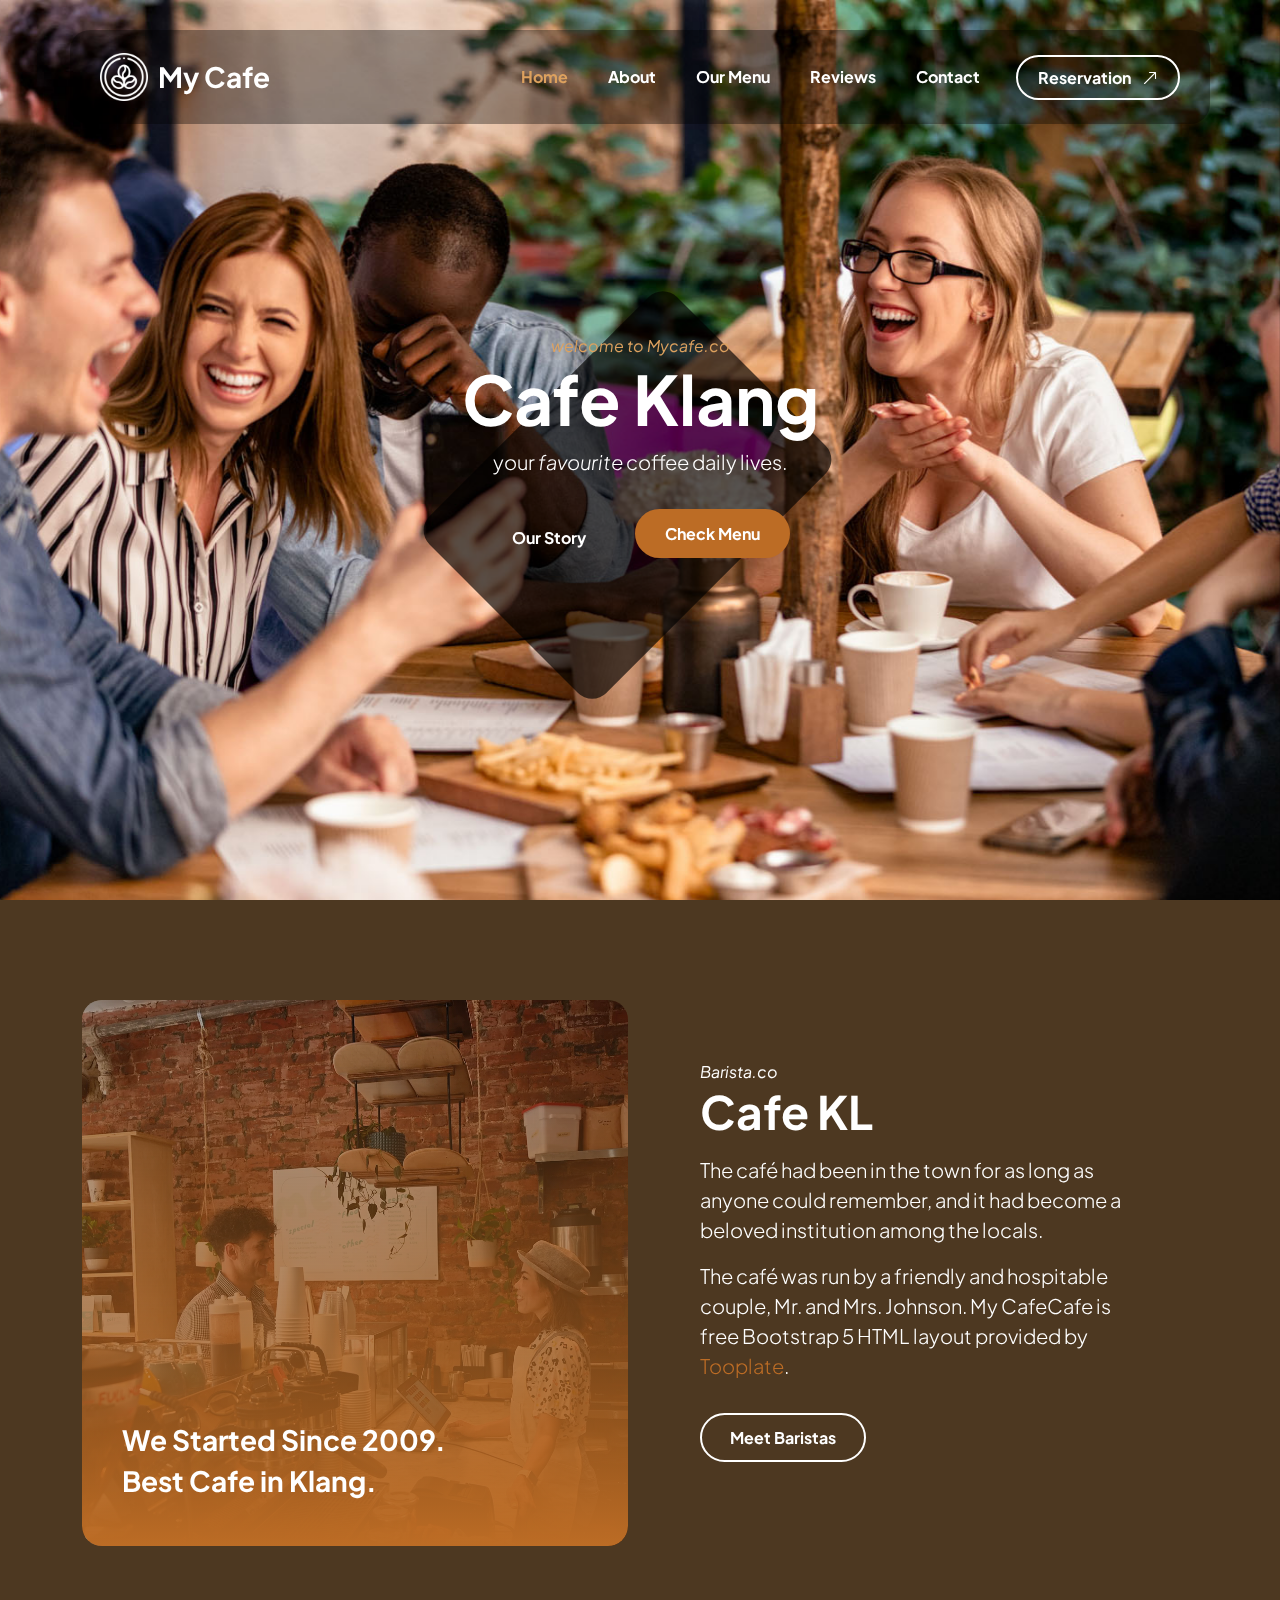
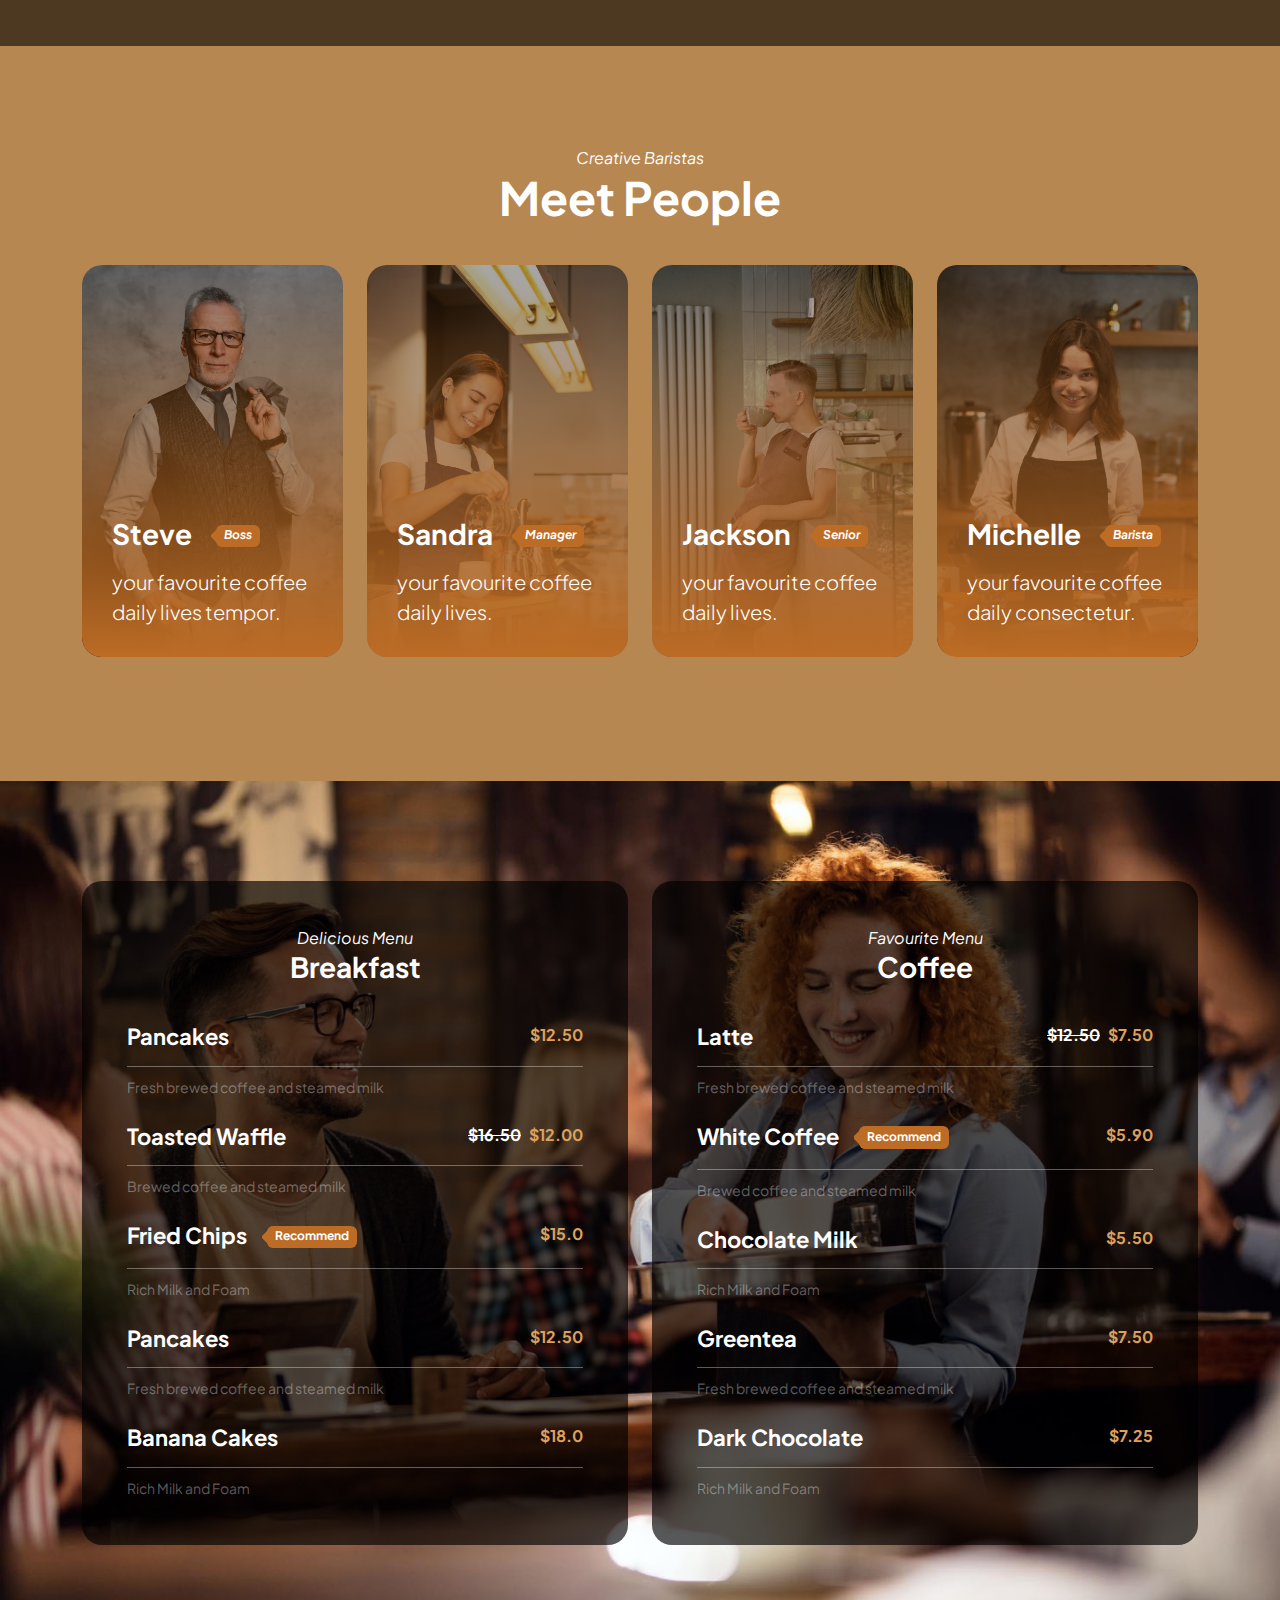
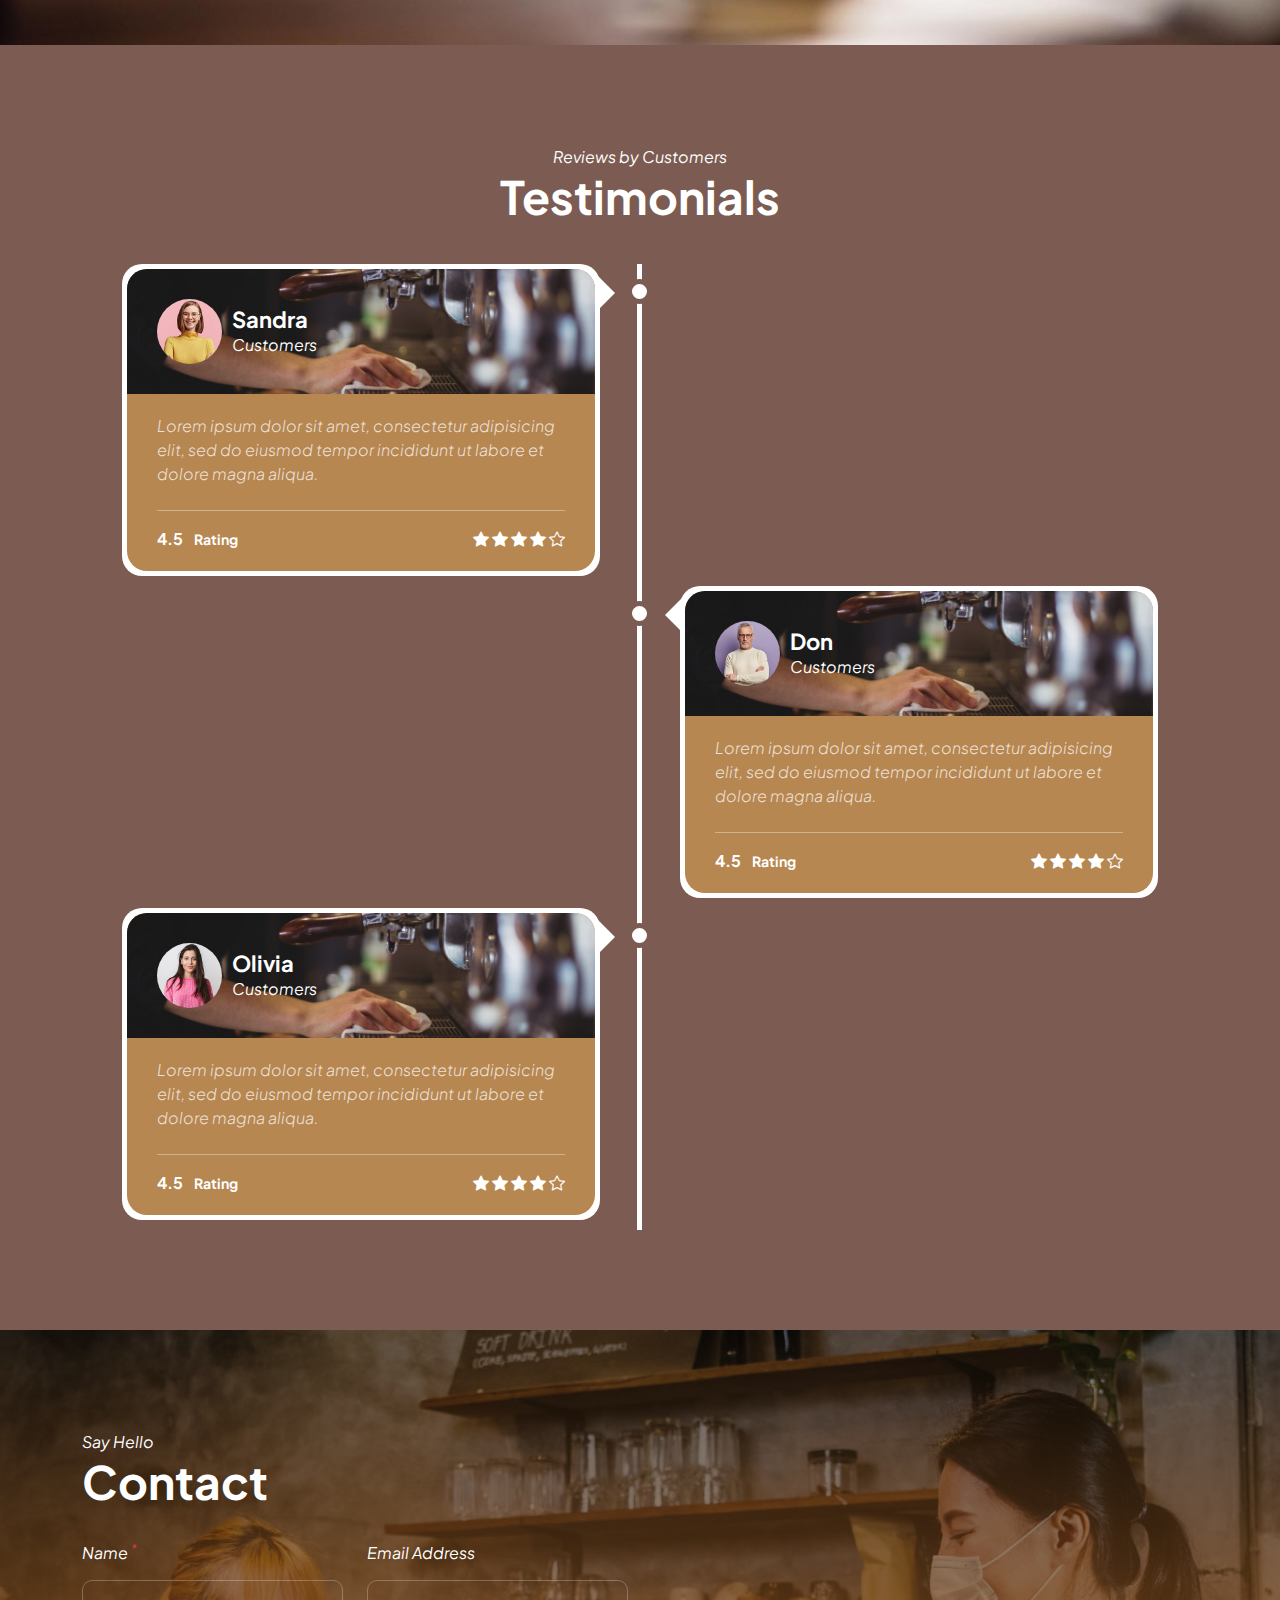
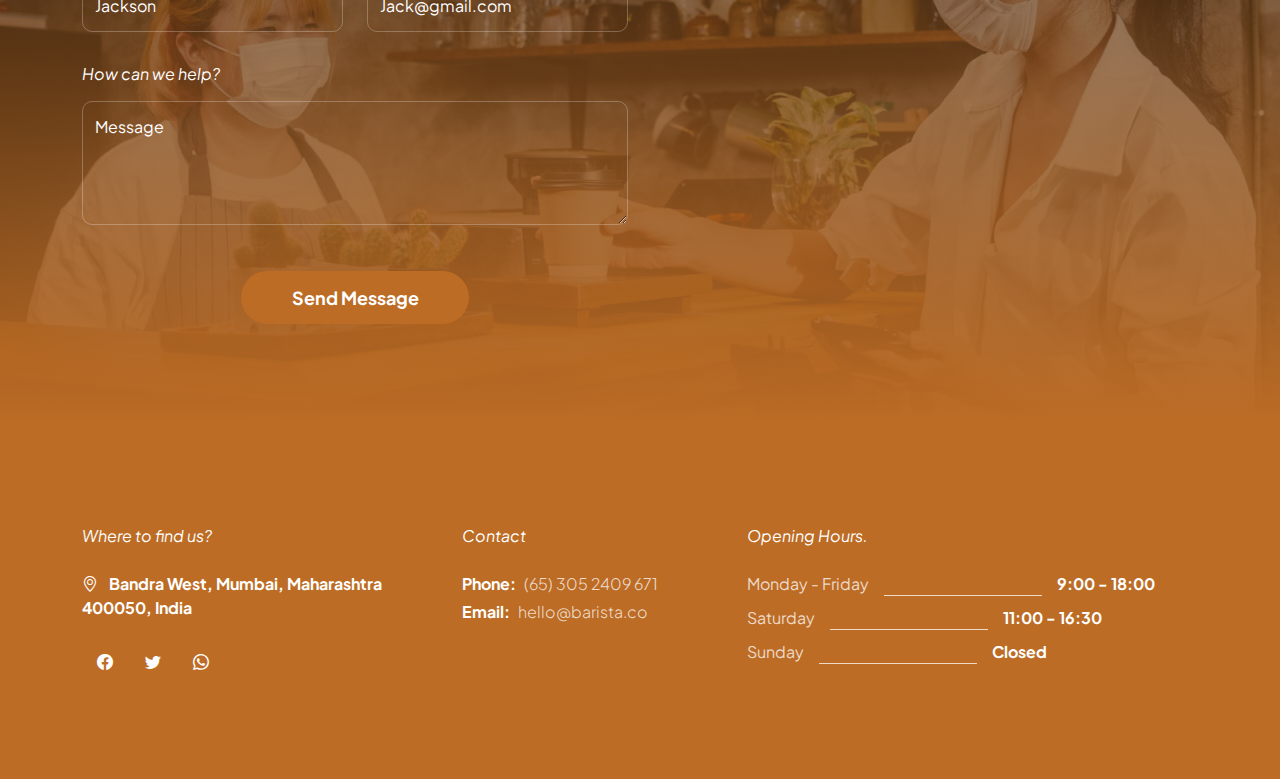
<file: cafe/index.html>
<!doctype html>
<html lang="en">
    <head>
        <meta charset="utf-8">
        <meta name="viewport" content="width=device-width, initial-scale=1">

        <meta name="description" content="">
        <meta name="author" content="">

        <title>My CafeCafe HTML CSS Template</title>

        <!-- CSS FILES -->                
        <link rel="preconnect" href="https://fonts.googleapis.com">
        
        <link rel="preconnect" href="https://fonts.gstatic.com" crossorigin>

        <link href="https://fonts.googleapis.com/css2?family=Plus+Jakarta+Sans:ital,wght@0,200;0,400;0,600;0,700;1,200;1,700&display=swap" rel="stylesheet">
            
        <link href="css/bootstrap.min.css" rel="stylesheet">

        <link href="css/bootstrap-icons.css" rel="stylesheet">

        <link href="css/vegas.min.css" rel="stylesheet">

        <link href="css/tooplate-barista.css" rel="stylesheet">
        
<!--

Tooplate 2137 My CafeCafe

https://www.tooplate.com/view/2137-barista-cafe

Bootstrap 5 HTML CSS Template

-->
    </head>
    
    <body>
                
            <main>
                <nav class="navbar navbar-expand-lg">                
                    <div class="container">
                        <a class="navbar-brand d-flex align-items-center" href="index.html">
                            <img src="images/coffee-beans.png" class="navbar-brand-image img-fluid" alt="My CafeCafe Template">
                            My Cafe
                        </a>
        
                        <button class="navbar-toggler" type="button" data-bs-toggle="collapse" data-bs-target="#navbarNav" aria-controls="navbarNav" aria-expanded="false" aria-label="Toggle navigation">
                            <span class="navbar-toggler-icon"></span>
                        </button>
        
                        <div class="collapse navbar-collapse" id="navbarNav">
                            <ul class="navbar-nav ms-lg-auto">
                                <li class="nav-item">
                                    <a class="nav-link click-scroll" href="#section_1">Home</a>
                                </li>
        
                                <li class="nav-item">
                                    <a class="nav-link click-scroll" href="#section_2">About</a>
                                </li>

                                <li class="nav-item">
                                    <a class="nav-link click-scroll" href="#section_3">Our Menu</a>
                                </li>

                                <li class="nav-item">
                                    <a class="nav-link click-scroll" href="#section_4">Reviews</a>
                                </li>

                                <li class="nav-item">
                                    <a class="nav-link click-scroll" href="#section_5">Contact</a>
                                </li>
                            </ul>

                            <div class="ms-lg-3">
                                <a class="btn custom-btn custom-border-btn" href="reservation.html">
                                    Reservation
                                    <i class="bi-arrow-up-right ms-2"></i>
                                </a>
                            </div>
                        </div>
                    </div>
                </nav>


                <section class="hero-section d-flex justify-content-center align-items-center" id="section_1">

                    <div class="container">
                        <div class="row align-items-center">

                            <div class="col-lg-6 col-12 mx-auto">
                                <em class="small-text">welcome to Mycafe.co</em>
                                
                                <h1>Cafe Klang</h1>

                                <p class="text-white mb-4 pb-lg-2">
                                    your <em>favourite</em> coffee daily lives.
                                </p>

                                <a class="btn custom-btn custom-border-btn smoothscroll me-3" href="#section_2">
                                    Our Story
                                </a>

                                <a class="btn custom-btn smoothscroll me-2 mb-2" href="#section_3"><strong>Check Menu</strong></a>
                            </div>

                        </div>
                    </div>

                    <div class="hero-slides"></div>
                </section>


                <section class="about-section section-padding" id="section_2">
                    <div class="section-overlay"></div>
                    <div class="container">
                        <div class="row align-items-center">

                            <div class="col-lg-6 col-12">
                                <div class="ratio ratio-1x1">
                                    <video autoplay="" loop="" muted="" class="custom-video" poster="">
                                        <source src="videos/pexels-mike-jones-9046237.mp4" type="video/mp4">

                                        Your browser does not support the video tag.
                                    </video>

                                    <div class="about-video-info d-flex flex-column">
                                        <h4 class="mt-auto">We Started Since 2009.</h4>

                                        <h4>Best Cafe in Klang.</h4>
                                    </div>
                                </div>
                            </div>

                            <div class="col-lg-5 col-12 mt-4 mt-lg-0 mx-auto">
                                <em class="text-white">Barista.co</em>

                                <h2 class="text-white mb-3">Cafe KL</h2>

                                <p class="text-white">The café had been in the town for as long as anyone could remember, and it had become a beloved institution among the locals.</p>

                                <p class="text-white">The café was run by a friendly and hospitable couple, Mr. and Mrs. Johnson. My CafeCafe is free Bootstrap 5 HTML layout provided by <a rel="nofollow" href="https://www.tooplate.com" target="_blank">Tooplate</a>.</p>

                                <a href="#barista-team" class="smoothscroll btn custom-btn custom-border-btn mt-3 mb-4">Meet Baristas</a>
                            </div>

                        </div>
                    </div>
                </section>


                <section class="barista-section section-padding section-bg" id="barista-team">
                    <div class="container">
                        <div class="row justify-content-center">

                            <div class="col-lg-12 col-12 text-center mb-4 pb-lg-2">
                                <em class="text-white">Creative Baristas</em>

                                <h2 class="text-white">Meet People</h2>
                            </div>

                            <div class="col-lg-3 col-md-6 col-12 mb-4">
                                <div class="team-block-wrap">
                                    <div class="team-block-info d-flex flex-column">
                                        <div class="d-flex mt-auto mb-3">
                                            <h4 class="text-white mb-0">Steve</h4>

                                            <p class="badge ms-4"><em>Boss</em></p>
                                        </div>

                                        <p class="text-white mb-0">your favourite coffee daily lives tempor.</p>
                                    </div>

                                    <div class="team-block-image-wrap">
                                        <img src="images/team/portrait-elegant-old-man-wearing-suit.jpg" class="team-block-image img-fluid" alt="">
                                    </div>
                                </div>
                            </div>

                            <div class="col-lg-3 col-md-6 col-12 mb-4">
                                <div class="team-block-wrap">
                                    <div class="team-block-info d-flex flex-column">
                                        <div class="d-flex mt-auto mb-3">
                                            <h4 class="text-white mb-0">Sandra</h4>

                                            <p class="badge ms-4"><em>Manager</em></p>
                                        </div>

                                        <p class="text-white mb-0">your favourite coffee daily lives.</p>
                                    </div>

                                    <div class="team-block-image-wrap">
                                        <img src="images/team/cute-korean-barista-girl-pouring-coffee-prepare-filter-batch-brew-pour-working-cafe.jpg" class="team-block-image img-fluid" alt="">
                                    </div>
                                </div>
                            </div>

                            <div class="col-lg-3 col-md-6 col-12 mb-4">
                                <div class="team-block-wrap">
                                    <div class="team-block-info d-flex flex-column">
                                        <div class="d-flex mt-auto mb-3">
                                            <h4 class="text-white mb-0">Jackson</h4>

                                            <p class="badge ms-4"><em>Senior</em></p>
                                        </div>

                                        <p class="text-white mb-0">your favourite coffee daily lives.</p>
                                    </div>

                                    <div class="team-block-image-wrap">
                                        <img src="images/team/small-business-owner-drinking-coffee.jpg" class="team-block-image img-fluid" alt="">
                                    </div>
                                </div>
                            </div>

                            <div class="col-lg-3 col-md-6 col-12">
                                <div class="team-block-wrap">
                                    <div class="team-block-info d-flex flex-column">
                                        <div class="d-flex mt-auto mb-3">
                                            <h4 class="text-white mb-0">Michelle</h4>

                                            <p class="badge ms-4"><em>Barista</em></p>
                                        </div>

                                        <p class="text-white mb-0">your favourite coffee daily consectetur.</p>
                                    </div>

                                    <div class="team-block-image-wrap">
                                        <img src="images/team/smiley-business-woman-working-cashier.jpg" class="team-block-image img-fluid" alt="">
                                    </div>
                                </div>
                            </div>

                        </div>
                    </div>
                </section>


                <section class="menu-section section-padding" id="section_3">
                    <div class="container">
                        <div class="row">

                            <div class="col-lg-6 col-12 mb-4 mb-lg-0">
                                <div class="menu-block-wrap">
                                    <div class="text-center mb-4 pb-lg-2">
                                        <em class="text-white">Delicious Menu</em>
                                        <h4 class="text-white">Breakfast</h4>
                                    </div>

                                    <div class="menu-block">
                                        <div class="d-flex">
                                            <h6>Pancakes</h6>
                                        
                                            <span class="underline"></span>

                                            <strong class="ms-auto">$12.50</strong>
                                        </div>

                                        <div class="border-top mt-2 pt-2">
                                            <small>Fresh brewed coffee and steamed milk</small>
                                        </div>
                                    </div>

                                    <div class="menu-block my-4">
                                        <div class="d-flex">
                                            <h6>
                                                Toasted Waffle
                                            </h6>
                                        
                                            <span class="underline"></span>

                                            <strong class="text-white ms-auto"><del>$16.50</del></strong>

                                            <strong class="ms-2">$12.00</strong>
                                        </div>

                                        <div class="border-top mt-2 pt-2">
                                            <small>Brewed coffee and steamed milk</small>
                                        </div>
                                    </div>

                                    <div class="menu-block">
                                        <div class="d-flex">
                                            <h6>Fried Chips
                                                <span class="badge ms-3">Recommend</span>
                                            </h6>
                                        
                                            <span class="underline"></span>

                                            <strong class="ms-auto">$15.0</strong>
                                        </div>

                                        <div class="border-top mt-2 pt-2">
                                            <small>Rich Milk and Foam</small>
                                        </div>
                                    </div>

                                    <div class="menu-block my-4">
                                        <div class="d-flex">
                                            <h6>Pancakes</h6>
                                        
                                            <span class="underline"></span>

                                            <strong class="ms-auto">$12.50</strong>
                                        </div>

                                        <div class="border-top mt-2 pt-2">
                                            <small>Fresh brewed coffee and steamed milk</small>
                                        </div>
                                    </div>

                                    <div class="menu-block">
                                        <div class="d-flex">
                                            <h6>Banana Cakes</h6>
                                        
                                            <span class="underline"></span>

                                            <strong class="ms-auto">$18.0</strong>
                                        </div>

                                        <div class="border-top mt-2 pt-2">
                                            <small>Rich Milk and Foam</small>
                                        </div>
                                    </div>
                                </div>
                            </div>

                            <div class="col-lg-6 col-12">
                                <div class="menu-block-wrap">
                                    <div class="text-center mb-4 pb-lg-2">
                                        <em class="text-white">Favourite Menu</em>
                                        <h4 class="text-white">Coffee</h4>
                                    </div>

                                    <div class="menu-block">
                                        <div class="d-flex">
                                            <h6>Latte</h6>
                                        
                                            <span class="underline"></span>

                                            <strong class="text-white ms-auto"><del>$12.50</del></strong>

                                            <strong class="ms-2">$7.50</strong>
                                        </div>

                                        <div class="border-top mt-2 pt-2">
                                            <small>Fresh brewed coffee and steamed milk</small>
                                        </div>
                                    </div>

                                    <div class="menu-block my-4">
                                        <div class="d-flex">
                                            <h6>
                                                White Coffee
                                                <span class="badge ms-3">Recommend</span>
                                            </h6>
                                        
                                            <span class="underline"></span>

                                            <strong class="ms-auto">$5.90</strong>
                                        </div>

                                        <div class="border-top mt-2 pt-2">
                                            <small>Brewed coffee and steamed milk</small>
                                        </div>
                                    </div>

                                    <div class="menu-block">
                                        <div class="d-flex">
                                            <h6>Chocolate Milk</h6>
                                        
                                            <span class="underline"></span>

                                            <strong class="ms-auto">$5.50</strong>
                                        </div>

                                        <div class="border-top mt-2 pt-2">
                                            <small>Rich Milk and Foam</small>
                                        </div>
                                    </div>

                                    <div class="menu-block my-4">
                                        <div class="d-flex">
                                            <h6>Greentea</h6>
                                        
                                            <span class="underline"></span>

                                            <strong class="ms-auto">$7.50</strong>
                                        </div>

                                        <div class="border-top mt-2 pt-2">
                                            <small>Fresh brewed coffee and steamed milk</small>
                                        </div>
                                    </div>

                                    <div class="menu-block">
                                        <div class="d-flex">
                                            <h6>Dark Chocolate</h6>
                                        
                                            <span class="underline"></span>

                                            <strong class="ms-auto">$7.25</strong>
                                        </div>

                                        <div class="border-top mt-2 pt-2">
                                            <small>Rich Milk and Foam</small>
                                        </div>
                                    </div>
                                </div>
                            </div>

                        </div>
                    </div>
                </section>


                <section class="reviews-section section-padding section-bg" id="section_4">
                    <div class="container">
                        <div class="row justify-content-center">

                            <div class="col-lg-12 col-12 text-center mb-4 pb-lg-2">
                                <em class="text-white">Reviews by Customers</em>

                                <h2 class="text-white">Testimonials</h2>
                            </div>

                            <div class="timeline">
                                <div class="timeline-container timeline-container-left">
                                    <div class="timeline-content">
                                        <div class="reviews-block">
                                            <div class="reviews-block-image-wrap d-flex align-items-center">
                                                <img src="images/reviews/young-woman-with-round-glasses-yellow-sweater.jpg" class="reviews-block-image img-fluid" alt="">

                                                <div class="">
                                                    <h6 class="text-white mb-0">Sandra</h6>
                                                    <em class="text-white"> Customers</em>
                                                </div>
                                            </div>

                                            <div class="reviews-block-info">
                                                <p>Lorem ipsum dolor sit amet, consectetur adipisicing elit, sed do eiusmod tempor incididunt ut labore et dolore magna aliqua.</p>

                                                <div class="d-flex border-top pt-3 mt-4">
                                                    <strong class="text-white">4.5 <small class="ms-2">Rating</small></strong>

                                                    <div class="reviews-group ms-auto">
                                                        <i class="bi-star-fill"></i>
                                                        <i class="bi-star-fill"></i>
                                                        <i class="bi-star-fill"></i>
                                                        <i class="bi-star-fill"></i>
                                                        <i class="bi-star"></i>
                                                    </div>
                                                </div>
                                            </div>
                                        </div>
                                    </div>
                                </div>

                                <div class="timeline-container timeline-container-right">
                                    <div class="timeline-content">
                                        <div class="reviews-block">
                                            <div class="reviews-block-image-wrap d-flex align-items-center">
                                                <img src="images/reviews/senior-man-white-sweater-eyeglasses.jpg" class="reviews-block-image img-fluid" alt="">

                                                <div class="">
                                                    <h6 class="text-white mb-0">Don</h6>
                                                    <em class="text-white"> Customers</em>
                                                </div>
                                            </div>

                                            <div class="reviews-block-info">
                                                <p>Lorem ipsum dolor sit amet, consectetur adipisicing elit, sed do eiusmod tempor incididunt ut labore et dolore magna aliqua.</p>

                                                <div class="d-flex border-top pt-3 mt-4">
                                                    <strong class="text-white">4.5 <small class="ms-2">Rating</small></strong>

                                                    <div class="reviews-group ms-auto">
                                                        <i class="bi-star-fill"></i>
                                                        <i class="bi-star-fill"></i>
                                                        <i class="bi-star-fill"></i>
                                                        <i class="bi-star-fill"></i>
                                                        <i class="bi-star"></i>
                                                    </div>
                                                </div>
                                            </div>
                                        </div>
                                    </div>
                                </div>

                                <div class="timeline-container timeline-container-left">
                                    <div class="timeline-content">
                                        <div class="reviews-block">
                                            <div class="reviews-block-image-wrap d-flex align-items-center">
                                                <img src="images/reviews/young-beautiful-woman-pink-warm-sweater-natural-look-smiling-portrait-isolated-long-hair.jpg" class="reviews-block-image img-fluid" alt="">

                                                <div class="">
                                                    <h6 class="text-white mb-0">Olivia</h6>
                                                    <em class="text-white"> Customers</em>
                                                </div>
                                            </div>

                                            <div class="reviews-block-info">
                                                <p>Lorem ipsum dolor sit amet, consectetur adipisicing elit, sed do eiusmod tempor incididunt ut labore et dolore magna aliqua.</p>

                                                <div class="d-flex border-top pt-3 mt-4">
                                                    <strong class="text-white">4.5 <small class="ms-2">Rating</small></strong>

                                                    <div class="reviews-group ms-auto">
                                                        <i class="bi-star-fill"></i>
                                                        <i class="bi-star-fill"></i>
                                                        <i class="bi-star-fill"></i>
                                                        <i class="bi-star-fill"></i>
                                                        <i class="bi-star"></i>
                                                    </div>
                                                </div>
                                            </div>
                                        </div>
                                    </div>
                                </div>
                            </div>

                        </div>
                    </div>
                </section>


                <section class="contact-section section-padding" id="section_5">
                    <div class="container">
                        <div class="row">   

                            <div class="col-lg-12 col-12">
                                <em class="text-white">Say Hello</em>
                                <h2 class="text-white mb-4 pb-lg-2">Contact</h2>
                            </div>

                            <div class="col-lg-6 col-12">
                                <form action="#" method="post" class="custom-form contact-form" role="form">

                                <div class="row">
                                    
                                    <div class="col-lg-6 col-12">
                                        <label for="name" class="form-label">Name <sup class="text-danger">*</sup></label>

                                        <input type="text" name="name" id="name" class="form-control" placeholder="Jackson" required="">
                                    </div>

                                    <div class="col-lg-6 col-12">
                                        <label for="email" class="form-label">Email Address</label>

                                        <input type="email" name="email" id="email" pattern="[^ @]*@[^ @]*" class="form-control" placeholder="Jack@gmail.com" required="">
                                    </div>

                                    <div class="col-12">
                                        <label for="message" class="form-label">How can we help?</label>

                                        <textarea name="message" rows="4" class="form-control" id="message" placeholder="Message" required=""></textarea>
                                        
                                    </div>
                                </div>

                                <div class="col-lg-5 col-12 mx-auto mt-3">
                                    <button type="submit" class="form-control">Send Message</button>
                                </div>
                            </form>
                            </div>

                            <div class="col-lg-6 col-12 mx-auto mt-5 mt-lg-0 ps-lg-5">
                                <iframe class="google-map" src="https://www.google.com/maps/embed?pb=!1m18!1m12!1m3!1d5039.668141741662!2d72.81814769288509!3d19.043340656729775!2m3!1f0!2f0!3f0!3m2!1i1024!2i768!4f13.1!3m3!1m2!1s0x3be7c994f34a7355%3A0x2680d63a6f7e33c2!2sLover%20Point!5e1!3m2!1sen!2sth!4v1692722771770!5m2!1sen!2sth" width="100%" height="300" style="border:0;" allowfullscreen="" loading="lazy" referrerpolicy="no-referrer-when-downgrade"></iframe>  
                            </div>

                        </div>
                    </div>
                </section>


                <footer class="site-footer">
                    <div class="container">
                        <div class="row">

                            <div class="col-lg-4 col-12 me-auto">
                                <em class="text-white d-block mb-4">Where to find us?</em>

                                <strong class="text-white">
                                    <i class="bi-geo-alt me-2"></i>
                                    Bandra West, Mumbai, Maharashtra 400050, India
                                </strong>

                                <ul class="social-icon mt-4">
                                    <li class="social-icon-item">
                                        <a href="#" class="social-icon-link bi-facebook">
                                        </a>
                                    </li>
        
                                    <li class="social-icon-item">
                                        <a href="https://x.com/minthu" target="_new" class="social-icon-link bi-twitter">
                                        </a>
                                    </li>

                                    <li class="social-icon-item">
                                        <a href="#" class="social-icon-link bi-whatsapp">
                                        </a>
                                    </li>
                                </ul>
                            </div>

                            <div class="col-lg-3 col-12 mt-4 mb-3 mt-lg-0 mb-lg-0">
                                <em class="text-white d-block mb-4">Contact</em>

                                <p class="d-flex mb-1">
                                    <strong class="me-2">Phone:</strong>
                                    <a href="tel: 305-240-9671" class="site-footer-link">
                                        (65) 
                                        305 2409 671
                                    </a>
                                </p>

                                <p class="d-flex">
                                    <strong class="me-2">Email:</strong>

                                    <a href="mailto:info@yourgmail.com" class="site-footer-link">
                                        hello@barista.co
                                    </a>
                                </p>
                            </div>


                            <div class="col-lg-5 col-12">
                                <em class="text-white d-block mb-4">Opening Hours.</em>

                                <ul class="opening-hours-list">
                                    <li class="d-flex">
                                        Monday - Friday
                                        <span class="underline"></span>

                                        <strong>9:00 - 18:00</strong>
                                    </li>

                                    <li class="d-flex">
                                        Saturday
                                        <span class="underline"></span>

                                        <strong>11:00 - 16:30</strong>
                                    </li>

                                    <li class="d-flex">
                                        Sunday
                                        <span class="underline"></span>

                                        <strong>Closed</strong>
                                    </li>
                                </ul>
                            </div>

                    </div>
                </footer>
            </main>

        <!-- JAVASCRIPT FILES -->
        <script src="js/jquery.min.js"></script>
        <script src="js/bootstrap.min.js"></script>
        <script src="js/jquery.sticky.js"></script>
        <script src="js/click-scroll.js"></script>
        <script src="js/vegas.min.js"></script>
        <script src="js/custom.js"></script>

    </body>
</html>
</file>
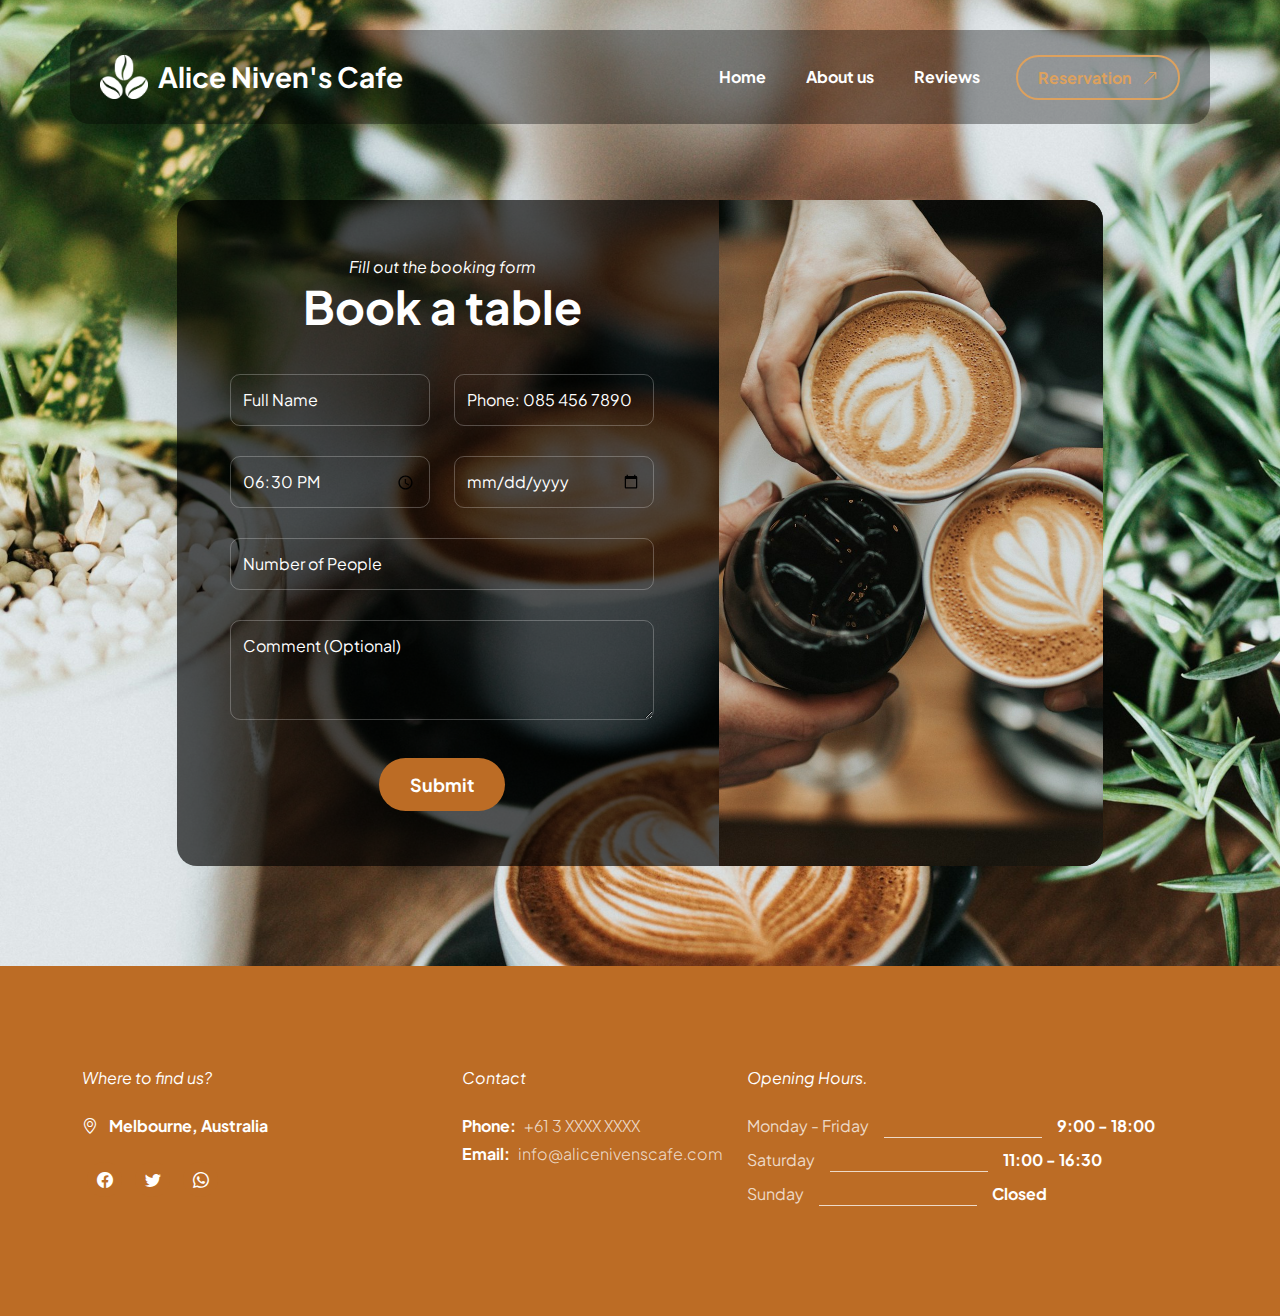
<file: reservation.html>
<!doctype html>
<html lang="en">
<head>
    <meta charset="utf-8">
    <meta name="viewport" content="width=device-width, initial-scale=1">
    <meta name="description" content="">
    <meta name="author" content="">
    <title>Alice Niven's Cafe - Reservation</title>
    <!-- CSS FILES -->
    <link rel="preconnect" href="https://fonts.googleapis.com">
    <link rel="preconnect" href="https://fonts.gstatic.com" crossorigin>
    <link href="https://fonts.googleapis.com/css2?family=Plus+Jakarta+Sans:ital,wght@0,200;0,400;0,600;0,700;1,200;1,700&display=swap" rel="stylesheet">
    <link href="css/bootstrap.min.css" rel="stylesheet">
    <link href="css/bootstrap-icons.css" rel="stylesheet">
    <link href="css/vegas.min.css" rel="stylesheet">
    <link href="css/tooplate-barista.css" rel="stylesheet">
    <!-- Tooplate 2137 Barista
    https://www.tooplate.com/view/2137-barista-cafe
    Bootstrap 5 HTML CSS Template -->
</head>
<body class="reservation-page">
    <main>
        <nav class="navbar navbar-expand-lg">
            <div class="container">
                <a class="navbar-brand d-flex align-items-center" href="index.html">
                    <img src="images/coffee-beans.png" class="navbar-brand-image img-fluid" alt="Alice Niven's Cafe">
                    Alice Niven's Cafe
                </a>
                <button class="navbar-toggler" type="button" data-bs-toggle="collapse" data-bs-target="#navbarNav" aria-controls="navbarNav" aria-expanded="false" aria-label="Toggle navigation">
                    <span class="navbar-toggler-icon"></span>
                </button>
                <div class="collapse navbar-collapse" id="navbarNav">
                    <ul class="navbar-nav ms-lg-auto">
                        <li class="nav-item">
                            <a class="nav-link" href="index.html#section_1">Home</a>
                        </li>

                        <li class="nav-item">
                            <a class="nav-link" href="index.html#section_2">About us</a>
                        </li>
                        <li class="nav-item">
                            <a class="nav-link" href="index.html#section_4">Reviews</a>
                        </li>
                    </ul>
                    <div class="ms-lg-3">
                        <a class="btn custom-btn custom-border-btn" href="reservation.html">
                            Reservation
                            <i class="bi-arrow-up-right ms-2"></i>
                        </a>
                    </div>
                </div>
            </div>
        </nav>
        <section class="booking-section section-padding">
            <div class="container">
                <div class="row">
                    <div class="col-lg-10 col-12 mx-auto">
                        <div class="booking-form-wrap">
                            <div class="row">
                                <div class="col-lg-7 col-12 p-0">
                                    <form class="custom-form booking-form" action="#" method="post" role="form">
                                        <div class="text-center mb-4 pb-lg-2">
                                            <em class="text-white">Fill out the booking form</em>
                                            <h2 class="text-white">Book a table</h2>
                                        </div>
                                        <div class="booking-form-body">
                                            <div class="row">
                                                <div class="col-lg-6 col-12">
                                                    <input type="text" name="booking-form-name" id="booking-form-name" class="form-control" placeholder="Full Name" required>
                                                </div>
                                                <div class="col-lg-6 col-12">
                                                    <input type="tel" class="form-control" name="booking-form-phone" placeholder="Phone: 085 456 7890" pattern="[0-9]{3}-[0-9]{3}-[0-9]{4}" required="">
                                                </div>
                                                <div class="col-lg-6 col-12">
                                                    <input class="form-control" type="time" name="booking-form-time" value="18:30">
                                                </div>
                                                <div class="col-lg-6 col-12">
                                                    <input type="date" name="booking-form-date" id="booking-form-date" class="form-control" placeholder="Date" required="">
                                                </div>
                                                <div class="col-lg-12 col-12">
                                                    <input type="number" name="booking-form-number" id="booking-form-number" class="form-control" placeholder="Number of People" required="">
                                                    <textarea name="booking-form-message" rows="3" class="form-control" id="booking-form-message" placeholder="Comment (Optional)"></textarea>
                                                </div>
                                                <div class="col-lg-4 col-md-10 col-8 mx-auto mt-2">
                                                    <button type="submit" class="form-control">Submit</button>
                                                </div>
                                            </div>
                                        </div>
                                    </form>
                                </div>
                                <div class="col-lg-5 col-12 p-0">
                                    <div class="booking-form-image-wrap">
                                        <img src="images/new/nathan-dumlao-6VhPY27jdps-unsplash.jpg" class="booking-form-image img-fluid" alt="Barista">
                                    </div>
                                </div>
                            </div>
                        </div>
                    </div>
                </div>
            </div>
        </section>
        <footer class="site-footer">
            <div class="container">
                <div class="row">
                    <div class="col-lg-4 col-12 me-auto">
                        <em class="text-white d-block mb-4">Where to find us?</em>
                        <strong class="text-white">
                            <i class="bi-geo-alt me-2"></i>
                            Melbourne, Australia
                        </strong>
                        <ul class="social-icon mt-4">
                            <li class="social-icon-item">
                                <a href="#" class="social-icon-link bi-facebook"></a>
                            </li>
                            <li class="social-icon-item">
                                <a href="https://twitter.com/AliceNivensCafe" target="_new" class="social-icon-link bi-twitter"></a>
                            </li>
                            <li class="social-icon-item">
                                <a href="#" class="social-icon-link bi-whatsapp"></a>
                            </li>
                        </ul>
                    </div>
                    <div class="col-lg-3 col-12 mt-4 mb-3 mt-lg-0 mb-lg-0">
                        <em class="text-white d-block mb-4">Contact</em>
                        <p class="d-flex mb-1">
                            <strong class="me-2">Phone:</strong>
                            <a href="tel:+61-3-XXXX-XXXX" class="site-footer-link">
                                +61 3 XXXX XXXX
                            </a>
                        </p>
                        <p class="d-flex">
                            <strong class="me-2">Email:</strong>
                            <a href="mailto:info@alicenivenscafe.com" class="site-footer-link">
                                info@alicenivenscafe.com
                            </a>
                        </p>
                    </div>
                    <div class="col-lg-5 col-12">
                        <em class="text-white d-block mb-4">Opening Hours.</em>

                        <ul class="opening-hours-list">
                            <li class="d-flex">
                                Monday - Friday
                                <span class="underline"></span>

                                <strong>9:00 - 18:00</strong>
                            </li>

                            <li class="d-flex">
                                Saturday
                                <span class="underline"></span>

                                <strong>11:00 - 16:30</strong>
                            </li>

                            <li class="d-flex">
                                Sunday
                                <span class="underline"></span>

                                <strong>Closed</strong>
                            </li>
                        </ul>
                    </div>


            </div>
        </footer>
    </main>
    <!-- JAVASCRIPT FILES -->
    <script src="js/jquery.min.js"></script>
    <script src="js/bootstrap.min.js"></script>
    <script src="js/jquery.sticky.js"></script>
    <script src="js/vegas.min.js"></script>
    <script src="js/custom.js"></script>

</body>
</html>
</file>
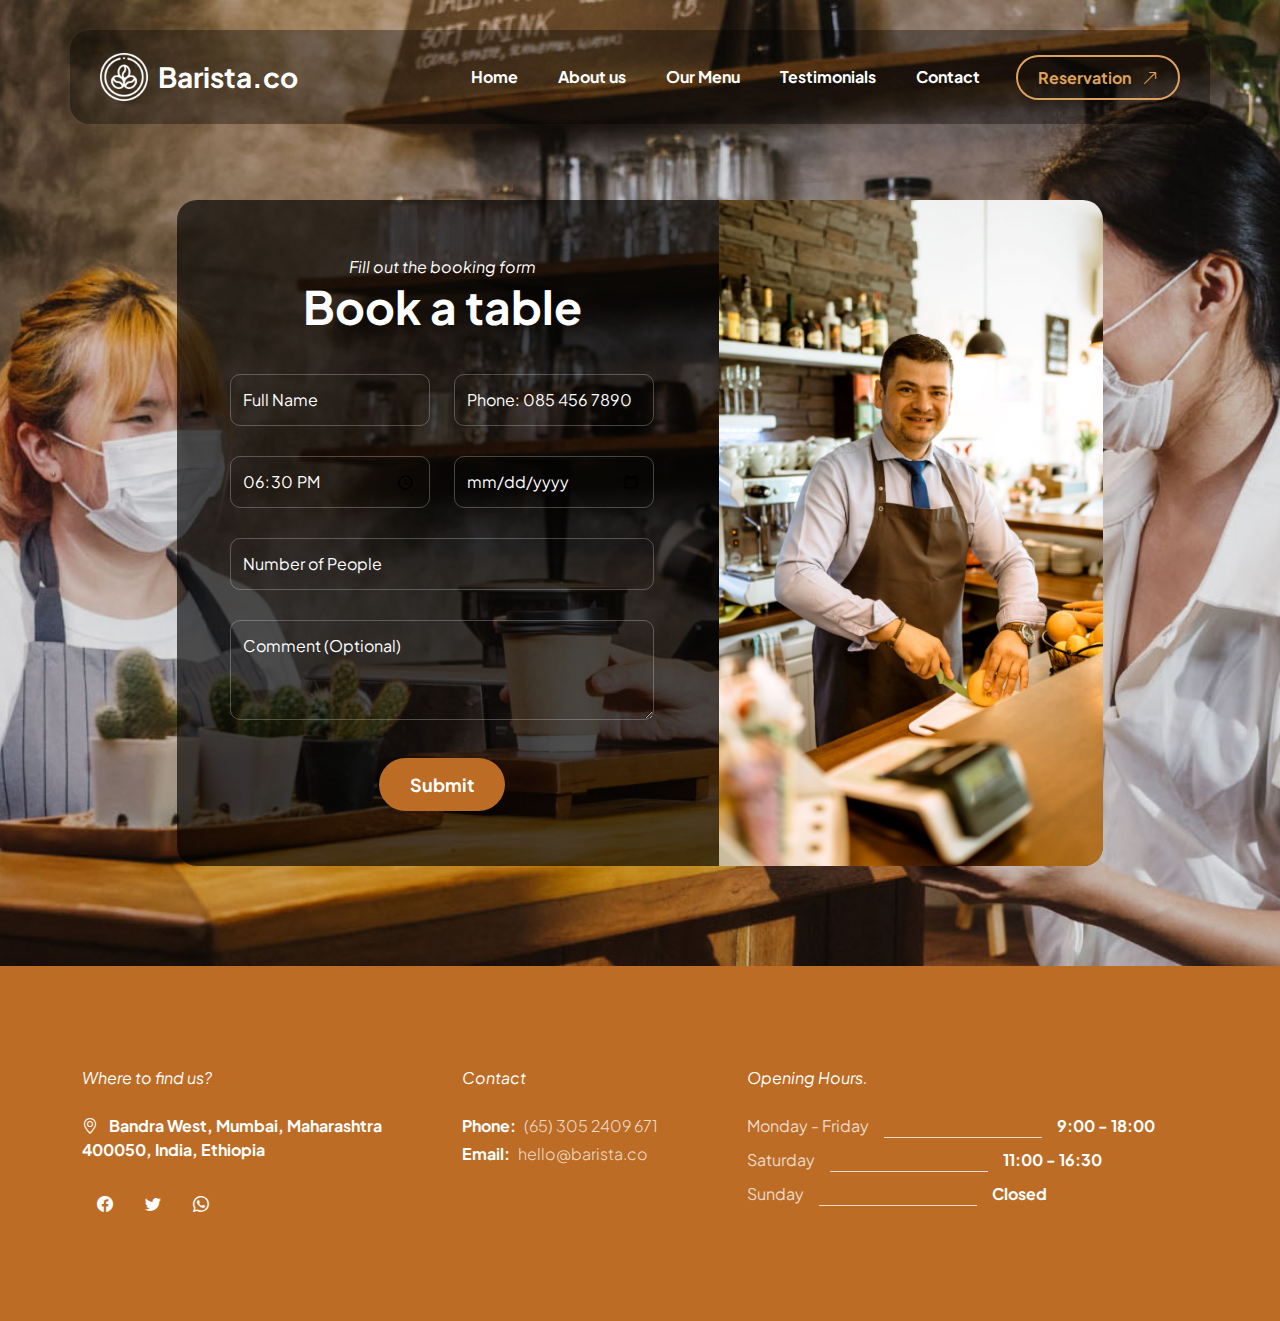
<file: cafe/reservation.html>
<!doctype html>
<html lang="en">
    <head>
        <meta charset="utf-8">
        <meta name="viewport" content="width=device-width, initial-scale=1">

        <meta name="description" content="">
        <meta name="author" content="">

        <title>My Cafe - HTML Reservation Form</title>

        <!-- CSS FILES -->                
        <link rel="preconnect" href="https://fonts.googleapis.com">
        
        <link rel="preconnect" href="https://fonts.gstatic.com" crossorigin>

        <link href="https://fonts.googleapis.com/css2?family=Plus+Jakarta+Sans:ital,wght@0,200;0,400;0,600;0,700;1,200;1,700&display=swap" rel="stylesheet">
            
        <link href="css/bootstrap.min.css" rel="stylesheet">

        <link href="css/bootstrap-icons.css" rel="stylesheet">

        <link href="css/vegas.min.css" rel="stylesheet">

        <link href="css/tooplate-barista.css" rel="stylesheet">
<!--

Tooplate 2137 Barista

https://www.tooplate.com/view/2137-barista-cafe

Bootstrap 5 HTML CSS Template

-->
    </head>
    
    <body class="reservation-page">
                
            <main>
                <nav class="navbar navbar-expand-lg">                
                    <div class="container">
                        <a class="navbar-brand d-flex align-items-center" href="index.html">
                            <img src="images/coffee-beans.png" class="navbar-brand-image img-fluid" alt="">
                            Barista.co
                        </a>
        
                        <button class="navbar-toggler" type="button" data-bs-toggle="collapse" data-bs-target="#navbarNav" aria-controls="navbarNav" aria-expanded="false" aria-label="Toggle navigation">
                            <span class="navbar-toggler-icon"></span>
                        </button>
        
                        <div class="collapse navbar-collapse" id="navbarNav">
                            <ul class="navbar-nav ms-lg-auto">
                                <li class="nav-item">
                                    <a class="nav-link" href="index.html#section_1">Home</a>
                                </li>
        
                                <li class="nav-item">
                                    <a class="nav-link" href="index.html#section_2">About us</a>
                                </li>

                                <li class="nav-item">
                                    <a class="nav-link" href="index.html#section_3">Our Menu</a>
                                </li>

                                <li class="nav-item">
                                    <a class="nav-link" href="index.html#section_4">Testimonials</a>
                                </li>

                                <li class="nav-item">
                                    <a class="nav-link" href="index.html#section_5">Contact</a>
                                </li>
                            </ul>

                            <div class="ms-lg-3">
                                <a class="btn custom-btn custom-border-btn" href="reservation.html">
                                    Reservation
                                    <i class="bi-arrow-up-right ms-2"></i>
                                </a>
                            </div>
                        </div>
                    </div>
                </nav>
                

                <section class="booking-section section-padding">
                <div class="container">
                    <div class="row">

                        <div class="col-lg-10 col-12 mx-auto">
                            <div class="booking-form-wrap">
                                <div class="row">
                                    <div class="col-lg-7 col-12 p-0">
                                        <form class="custom-form booking-form" action="#" method="post" role="form">
                                            <div class="text-center mb-4 pb-lg-2">
                                                <em class="text-white">Fill out the booking form</em>

                                                <h2 class="text-white">Book a table</h2>
                                            </div>

                                            <div class="booking-form-body">
                                                <div class="row">
                                                    <div class="col-lg-6 col-12">
                                                        <input type="text" name="booking-form-name" id="booking-form-name" class="form-control" placeholder="Full Name" required>
                                                    </div>

                                                    <div class="col-lg-6 col-12">
                                                        <input type="tel" class="form-control" name="booking-form-phone" placeholder="Phone: 085 456 7890" pattern="[0-9]{3}-[0-9]{3}-[0-9]{4}" required="">
                                                    </div>

                                                    <div class="col-lg-6 col-12">
                                                        <input class="form-control" type="time" name="booking-form-time" value="18:30">
                                                    </div>

                                                    <div class="col-lg-6 col-12">
                                                        <input type="date" name="booking-form-date" id="booking-form-date" class="form-control" placeholder="Date" required="">
                                                    </div>

                                                    <div class="col-lg-12 col-12">
                                                        <input type="number" name="booking-form-number" id="booking-form-number" class="form-control" placeholder="Number of People" required="">

                                                        <textarea name="booking-form-message" rows="3" class="form-control" id="booking-form-message" placeholder="Comment (Optional)"></textarea>
                                                    </div>

                                                    <div class="col-lg-4 col-md-10 col-8 mx-auto mt-2">
                                                        <button type="submit" class="form-control">Submit</button>
                                                    </div>
                                                </div>
                                            </div>
                                        </form>
                                    </div>

                                    <div class="col-lg-5 col-12 p-0">
                                        <div class="booking-form-image-wrap">
                                            
                                            <img src="images/barman-with-fruits.jpg" class="booking-form-image img-fluid" alt="">
                                        </div>

                                    </div>
                                </div>
                            </div>

                        </div>
                    </div>
                </section>


                <footer class="site-footer">
                    <div class="container">
                        <div class="row">

                            <div class="col-lg-4 col-12 me-auto">
                                <em class="text-white d-block mb-4">Where to find us?</em>

                                <strong class="text-white">
                                    <i class="bi-geo-alt me-2"></i>
                                    Bandra West, Mumbai, Maharashtra 400050, India, Ethiopia
                                </strong>

                                <ul class="social-icon mt-4">
                                    <li class="social-icon-item">
                                        <a href="#" class="social-icon-link bi-facebook">
                                        </a>
                                    </li>
        
                                    <li class="social-icon-item">
                                        <a href="https://x.com/minthu" target="_new" class="social-icon-link bi-twitter">
                                        </a>
                                    </li>

                                    <li class="social-icon-item">
                                        <a href="#" class="social-icon-link bi-whatsapp">
                                        </a>
                                    </li>
                                </ul>
                            </div>

                            <div class="col-lg-3 col-12 mt-4 mb-3 mt-lg-0 mb-lg-0">
                                <em class="text-white d-block mb-4">Contact</em>

                                <p class="d-flex mb-1">
                                    <strong class="me-2">Phone:</strong>
                                    <a href="tel: 305-240-9671" class="site-footer-link">
                                        (65) 
                                        305 2409 671
                                    </a>
                                </p>

                                <p class="d-flex">
                                    <strong class="me-2">Email:</strong>

                                    <a href="mailto:info@yourgmail.com" class="site-footer-link">
                                        hello@barista.co
                                    </a>
                                </p>
                            </div>


                            <div class="col-lg-5 col-12">
                                <em class="text-white d-block mb-4">Opening Hours.</em>

                                <ul class="opening-hours-list">
                                    <li class="d-flex">
                                        Monday - Friday
                                        <span class="underline"></span>

                                        <strong>9:00 - 18:00</strong>
                                    </li>

                                    <li class="d-flex">
                                        Saturday
                                        <span class="underline"></span>

                                        <strong>11:00 - 16:30</strong>
                                    </li>

                                    <li class="d-flex">
                                        Sunday
                                        <span class="underline"></span>

                                        <strong>Closed</strong>
                                    </li>
                                </ul>
                            </div>

                    </div>
                </footer>
            </main>


        <!-- JAVASCRIPT FILES -->
        <script src="js/jquery.min.js"></script>
        <script src="js/bootstrap.min.js"></script>
        <script src="js/jquery.sticky.js"></script>
        <script src="js/vegas.min.js"></script>
        <script src="js/custom.js"></script>

    </body>
</html>
</file>
<file: cafe/css/tooplate-barista.css>
/*

Tooplate 2137 Barista

https://www.tooplate.com/view/2137-barista-cafe

*/

/*---------------------------------------
  CUSTOM PROPERTIES ( VARIABLES )             
-----------------------------------------*/
:root {
  --white-color:                  #ffffff;
  --primary-color:                #BC6C25;
  --secondary-color:              #DDA15E;
  --section-bg-color:             #b78752;
  --custom-btn-bg-color:          #BC6C25;
  --custom-btn-bg-hover-color:    #DDA15E;
  --dark-color:                   #000000;
  --p-color:                      #717275;
  --border-color:                 #7fffd4;
  --link-hover-color:             #E76F51;

  --body-font-family:             'Plus Jakarta Sans', sans-serif;

  --h1-font-size:                 68px;
  --h2-font-size:                 46px;
  --h3-font-size:                 32px;
  --h4-font-size:                 28px;
  --h5-font-size:                 24px;
  --h6-font-size:                 22px;
  --p-font-size:                  20px;
  --btn-font-size:                16px;
  --form-btn-font-size:           18px;
  --menu-font-size:               16px;

  --border-radius-large:          100px;
  --border-radius-medium:         20px;
  --border-radius-small:          10px;

  --font-weight-thin:             200;
  --font-weight-light:            300;
  --font-weight-normal:           400;
  --font-weight-bold:             700;
}

body {
  background-color: var(--white-color);
  font-family: var(--body-font-family); 
}


/*---------------------------------------
  TYPOGRAPHY               
-----------------------------------------*/

h2,
h3,
h4,
h5,
h6 {
  color: var(--dark-color);
}

h1,
h2,
h3,
h4,
h5,
h6 {
  font-weight: var(--font-weight-bold);
}

h1 {
  font-size: var(--h1-font-size);
}

h2 {
  font-size: var(--h2-font-size);
}

h3 {
  font-size: var(--h3-font-size);
}

h4 {
  font-size: var(--h4-font-size);
}

h5 {
  font-size: var(--h5-font-size);
}

h6 {
  font-size: var(--h6-font-size);
}

p {
  color: var(--p-color);
  font-size: var(--p-font-size);
  font-weight: var(--font-weight-light);
}

ul li {
  color: var(--p-color);
  font-size: var(--p-font-size);
  font-weight: var(--font-weight-light);
}

a, 
button {
  touch-action: manipulation;
  transition: all 0.3s;
}

a {
  display: inline-block;
  color: var(--primary-color);
  text-decoration: none;
}

a:hover {
  color: var(--link-hover-color);
}

b,
strong {
  font-weight: var(--font-weight-bold);
}


/*---------------------------------------
  SECTION               
-----------------------------------------*/
.section-padding {
  padding-top: 100px;
  padding-bottom: 100px;
}

.section-bg {
  background-color: var(--section-bg-color);
}

.section-overlay {
  background-color: var(--dark-color);
  position: absolute;
  z-index: 9;
  top: 0;
  left: 0;
  pointer-events: none;
  width: 100%;
  height: 100%;
  opacity: 0.65;
}

.section-overlay + .container {
  position: relative;
  z-index: 22;
}

.back-top-icon {
  font-size: var(--h2-font-size);
}


/*---------------------------------------
  TIMELINE               
-----------------------------------------*/
.timeline {
  position: relative;
  max-width: 1200px;
  margin: 0 auto;
}

.timeline::after {
  content: '';
  position: absolute;
  width: 5px;
  background-color: var(--white-color);
  top: 0;
  bottom: 0;
  left: 50%;
  margin-left: -3px;
}

.timeline-container {
  padding: 10px 40px;
  padding-top: 0;
  position: relative;
  background-color: inherit;
  width: 50%;
}

.timeline-container::after {
  content: '';
  position: absolute;
  width: 25px;
  height: 25px;
  right: -12px;
  background-color: var(--white-color);
  border: 5px solid #7c5c52;
  top: 15px;
  border-radius: 50%;
  z-index: 1;
}

.timeline-container-left {
  left: 0;
}

.timeline-container-right {
  left: 50%;
}

.timeline-container-left::before {
  content: " ";
  height: 0;
  position: absolute;
  top: 9px;
  width: 0;
  z-index: 1;
  right: 25px;
  border: medium solid white;
  border-width: 20px 0 20px 20px;
  border-color: transparent transparent transparent white;
}

.timeline-container-right::before {
  content: " ";
  height: 0;
  position: absolute;
  top: 9px;
  width: 0;
  z-index: 1;
  left: 25px;
  border: medium solid white;
  border-width: 20px 20px 20px 0;
  border-color: transparent white transparent transparent;
}

.timeline-container-right::after {
  left: -13px;
}

.timeline-content {
  padding: 5px;
  background-color: var(--white-color);
  position: relative;
  border-radius: var(--border-radius-medium);
}

@media screen and (max-width: 991px) {
  .timeline::after {
    left: 31px;
  }

  .timeline-container {
    width: 100%;
    padding-left: 70px;
    padding-right: 25px;
  }

  .timeline-container::before {
    left: 58px;
    border: medium solid white;
    border-width: 20px 20px 20px 0;
    border-color: transparent white transparent transparent;
  }

  .timeline-container-left::after, .timeline-container-right::after {
    left: 6px;
  }

  .timeline-container-right {
    left: 0%;
  }
}


/*---------------------------------------
  CUSTOM BUTTON               
-----------------------------------------*/
.custom-btn {
  background: var(--custom-btn-bg-color);
  border: 2px solid transparent;
  border-radius: var(--border-radius-large);
  color: var(--white-color);
  font-size: var(--btn-font-size);
  font-weight: var(--font-weight-bold);
  line-height: normal;
  transition: all 0.3s;
  padding: 12px 28px;
}

.custom-btn:hover {
  background: var(--custom-btn-bg-hover-color);
  color: var(--white-color);
}

.custom-border-btn {
  background: transparent;
  border: 2px solid var(--white-color);
  color: var(--white-color);
}

.custom-border-btn:hover {
  background: var(--white-color);
  color: var(--secondary-color);
}

.custom-btn-bg-white {
  border-color: var(--white-color);
  color: var(--white-color);
}

.custom-btn-italic {
  font-style: italic;
}


/*---------------------------------------
  NAVIGATION BAR & OFFCANVAS              
-----------------------------------------*/
.sticky-wrapper {
  position: absolute;
  z-index: 999999;
  top: 0;
  right: 0;
  left: 0;
}

.sticky-wrapper.is-sticky .container {
  background: rgba(0, 0, 0, 0.65);
  border-radius: var(--border-radius-medium);
  padding: 15px 30px;
}

.navbar {
  background: transparent;
  z-index: 999999;
  padding-top: 30px;
  padding-bottom: 30px;
}

.navbar .container {
  background: rgba(0, 0, 0, 0.35);
  border-radius: var(--border-radius-medium);
  padding: 15px 30px;
}

.navbar-brand,
.navbar-brand:hover {
  font-size: var(--h4-font-size);
  font-weight: var(--font-weight-bold);
  display: block;
  color: var(--white-color);
}

.navbar .navbar-brand-image {
  filter: brightness(0) invert(1);
}

.navbar-brand-image {
  width: 48px;
  height: auto;
  margin-right: 10px;
}

.navbar .custom-btn {
  padding: 10px 20px;
}

.navbar-expand-lg .navbar-nav .nav-link {
  border-radius: var(--border-radius-large);
  margin: 10px;
  padding: 10px;
}

.navbar-nav .nav-link {
  display: inline-block;
  color: var(--white-color);
  font-size: var(--menu-font-size);
  font-weight: var(--font-weight-bold);
  padding-top: 15px;
  padding-bottom: 15px;
}

.navbar-nav .nav-link.active, 
.navbar-nav .nav-link:hover {
  color: var(--secondary-color);
}

.navbar .dropdown-menu {
  background: var(--white-color);
  box-shadow: 0 1rem 3rem rgba(0,0,0,.175);
  border: 0;
  display: inherit;
  opacity: 0;
  min-width: 9rem;
  margin-top: 20px;
  padding: 13px 0 10px 0;
  transition: all 0.3s;
  pointer-events: none;
}

.navbar .dropdown-menu::before {
  content: "";
  width: 0;
  height: 0;
  border-left: 20px solid transparent;
  border-right: 20px solid transparent;
  border-bottom: 15px solid var(--white-color);
  position: absolute;
  top: -10px;
  left: 10px;
}

.navbar .dropdown-item {
  display: inline-block;
  color: var(--p-color);
  font-size: var(--menu-font-size);
  font-weight: var(--font-weight-medium);
  position: relative;
}

.navbar .dropdown-item.active, 
.navbar .dropdown-item:active,
.navbar .dropdown-item:focus, 
.navbar .dropdown-item:hover {
  background: transparent;
  color: var(--link-hover-color);
}

.navbar .dropdown-toggle::after {
  content: "\f282";
  display: inline-block;
  font-family: bootstrap-icons !important;
  font-size: var(--menu-font-size);
  font-style: normal;
  font-weight: normal !important;
  font-variant: normal;
  text-transform: none;
  line-height: 1;
  vertical-align: -.125em;
  -webkit-font-smoothing: antialiased;
  -moz-osx-font-smoothing: grayscale;
  position: relative;
  left: 2px;
  border: 0;
}

@media screen and (min-width: 992px) {
  .navbar .dropdown:hover .dropdown-menu {
    opacity: 1;
    margin-top: 0;
    pointer-events: auto;
  }
}

.navbar-toggler {
  border: 0;
  padding: 0;
  cursor: pointer;
  margin: 0;
  width: 30px;
  height: 35px;
  outline: none;
}

.navbar-toggler:focus {
  outline: none;
  box-shadow: none;
}

.navbar-toggler[aria-expanded="true"] .navbar-toggler-icon {
  background: transparent;
}

.navbar-toggler[aria-expanded="true"] .navbar-toggler-icon:before,
.navbar-toggler[aria-expanded="true"] .navbar-toggler-icon:after {
  transition: top 300ms 50ms ease, -webkit-transform 300ms 350ms ease;
  transition: top 300ms 50ms ease, transform 300ms 350ms ease;
  transition: top 300ms 50ms ease, transform 300ms 350ms ease, -webkit-transform 300ms 350ms ease;
  top: 0;
}

.navbar-toggler[aria-expanded="true"] .navbar-toggler-icon:before {
  transform: rotate(45deg);
}

.navbar-toggler[aria-expanded="true"] .navbar-toggler-icon:after {
  transform: rotate(-45deg);
}

.navbar-toggler .navbar-toggler-icon {
  background: var(--white-color);
  transition: background 10ms 300ms ease;
  display: block;
  width: 30px;
  height: 2px;
  position: relative;
}

.navbar-toggler .navbar-toggler-icon:before,
.navbar-toggler .navbar-toggler-icon:after {
  transition: top 300ms 350ms ease, -webkit-transform 300ms 50ms ease;
  transition: top 300ms 350ms ease, transform 300ms 50ms ease;
  transition: top 300ms 350ms ease, transform 300ms 50ms ease, -webkit-transform 300ms 50ms ease;
  position: absolute;
  right: 0;
  left: 0;
  background: var(--white-color);
  width: 30px;
  height: 2px;
  content: '';
}

.navbar-toggler .navbar-toggler-icon::before {
  top: -8px;
}

.navbar-toggler .navbar-toggler-icon::after {
  top: 8px;
}


/*---------------------------------------
  HERO        
-----------------------------------------*/
.hero-section {
  background-color: var(--dark-color);
  position: relative;
  overflow: hidden;
  min-height: 620px;
  text-align: center;
}

.hero-section::after {
  background-color: rgba(0, 0, 0, 0.65);
  border-radius: var(--border-radius-medium);
  content: "";
  position: absolute;
  top: 55%;
  left: 50%;
  transform: translate(-55%, -50%) rotate(45deg);
  width: 250px;
  height: 350px;
  pointer-events: none;
}

@media screen and (min-width: 991px) {
  .hero-section {
    height: 100vh;
  }
}

.hero-section h1 {
  color: var(--white-color);
}

.small-text {
  color: var(--secondary-color);
}

.hero-section .custom-border-btn {
  border-color: transparent;
}

.hero-section .container {
  position: relative;
  z-index: 9;
}

.hero-slides {
  width: 100%;
  height: 100%;
  position: absolute !important;
}

.opening-hours-list {
  margin: 0;
  padding: 0;
}

.opening-hours-list li {
  color: rgba(255, 255, 255, 0.75);
  font-size: var(--btn-font-size);
  font-weight: var(--font-weight-normal);
  margin-bottom: 10px;
}

.opening-hours-list li .underline {
  background-color: rgba(255, 255, 255, 0.75);
  width: 35%;
  height: 1px;
  margin: auto 15px 0 15px;
}


/*---------------------------------------
  ABOUT              
-----------------------------------------*/
.about-section {
  background-color: var(--secondary-color);
  position: relative;
}

.about-section .ratio {
  border-radius: var(--border-radius-medium);
}

.custom-video {
  border-radius: var(--border-radius-medium);
  width: 100%;
  height: 100%;
  object-fit: cover;
}

.about-image-wrap {
  border-radius: var(--border-radius-medium);
  position: relative;
  overflow: hidden;
}

.about-video-info {
  background-image: linear-gradient(to bottom, rgba(0, 0, 0, 0.35), rgba(188, 108, 37, 1));
  border-radius: var(--border-radius-medium);
  bottom: 0;
  height: auto;
  padding: 40px;
}

.about-video-info h4 {
  color: var(--white-color);
}

.about-section h6 {
  color: var(--secondary-color);
}

.team-block-wrap {
  background-color: var(--secondary-color);
  border-radius: var(--border-radius-medium);
  position: relative;
  overflow: hidden;
  max-height: 450px;
  cursor: pointer;
}

.team-block-wrap:hover .team-block-image {
  transform: scale(1.2);
}

.team-block-image-wrap {
  width: 100%;
}

.team-block-image {
  display: block;
  object-fit: cover;
  width: 100%;
  height: 100%;
  transition: all 0.3s;
}

.team-block-info {
  background-image: linear-gradient(to bottom, rgba(0, 0, 0, 0.35), rgba(188, 108, 37, 1));
  position: absolute;
  z-index: 2;
  top: 0;
  right: 0;
  bottom: 0;
  left: 0;
  padding: 30px;
}

.team-block-info .badge {
  margin: auto;
  top: 2px;
  bottom: 0;
}


/*---------------------------------------
  OUR MENU              
-----------------------------------------*/
.menu-section {
  background-image: url('../images/happy-waitress-giving-coffee-customers-while-serving-them-coffee-shop.jpg');
  background-repeat: no-repeat;
  background-size: cover;
}

.menu-block-wrap {
  background: rgba(0, 0, 0, 0.65);
  border-radius: var(--border-radius-medium);
  padding: 45px;
}

.menu-block .border-top {
  border-top-color: rgba(255, 255, 255, 0.35) !important;
}

.menu-block h6 {
  color: var(--white-color);
}

.menu-block small {
  color: rgba(255, 255, 255, 0.35);
}

.menu-block strong {
  color: var(--secondary-color);
}

.menu-block-image {
  border-radius: 100%;
  width: 350px;
  height: 350px;
  object-fit: cover;
  display: block;
  margin: auto;
  cursor: pointer;
}

.badge {
  background-color: var(--primary-color);
  font-size: 12px;
  position: relative;
  bottom: 4px;
  padding-bottom: 6px;
}

.badge::before {
  content: "";
  position: absolute;
  top: 0;
  bottom: 0;
  left: -5px;
  border-top: 10px solid transparent;
  border-bottom: 10px solid transparent;
  border-right: 10px solid var(--primary-color);
}


/*---------------------------------------
  REVIEWS              
-----------------------------------------*/
.reviews-section {
  background-color: #7c5c52;
}

.reviews-block {
  background-color: var(--section-bg-color);
  border-radius: var(--border-radius-medium);
  position: relative;
  overflow: hidden;
}

.reviews-block .border-top {
  border-top-color: rgba(255, 255, 255, 0.35) !important;
}

.reviews-block-image-wrap {
  background-image: url('../images/mid-section-waitress-wiping-espresso-machine-with-napkin-cafa-c.jpg');
  background-repeat: no-repeat;
  background-size: cover;
  background-position: center;
  padding: 30px;
}

.reviews-block-image {
  border-radius: var(--border-radius-large);
  width: 65px;
  height: 65px;
  object-fit: cover;
  margin-right: 10px;
}

.reviews-block-info {
  padding: 20px 30px;
}

.reviews-block-info p {
  font-size: var(--btn-font-size);
  font-style: italic;
  color: rgba(255, 255, 255, 0.75);
}

.reviews-group i {
  color: var(--white-color);
}


/*---------------------------------------
  BOOKING SECTION              
-----------------------------------------*/
.booking-section {
  background-image: url('../images/young-female-barista-wear-face-mask-serving-take-away-hot-coffee-paper-cup-consumer-cafe.jpg');
  background-repeat: no-repeat;
  background-position: center;
  background-size: cover;
  position: relative;
}

.booking-form-wrap {
  background-color: rgba(0, 0, 0, 0.65);
  border-radius: var(--border-radius-medium);
  position: relative;
  overflow: hidden;
  margin-top: 100px;
}

.booking-form {
  padding: 55px 65px;
}

.booking-form-image-wrap {
  position: relative;
  height: 100%;
}

.booking-form-image {
  width: 100%;
  height: 100%;
  object-fit: cover;
}

.booking-form-text span {
  color: var(--white-color);
  font-size: var(--btn-font-size);
}

.reservation-page .custom-border-btn {
  border-color: var(--secondary-color);
  color: var(--secondary-color);
}

.reservation-page .custom-border-btn:hover {
  border-color: transparent;
}


/*---------------------------------------
  CONTACT               
-----------------------------------------*/
.contact-section {
  background-image: linear-gradient(to bottom, rgba(0, 0, 0, 0.45), rgba(188, 108, 37, 1)), url('../images/young-female-barista-wear-face-mask-serving-take-away-hot-coffee-paper-cup-consumer-cafe.jpg');
  background-repeat: no-repeat;
  background-position: center;
  background-size: cover;
}

.google-map {
  border-radius: var(--border-radius-medium);
  filter: grayscale(100);
}

.contact-block-wrap {
  background: var(--primary-color);
  border-radius: var(--border-radius-medium);
  padding: 0;
  min-height: 200px;
}

.contact-block {
  background: var(--secondary-color);
  border-radius: var(--border-radius-medium);
  transform: rotate(8deg);
  height: 100%;
  padding: 20px 40px;
}

.contact-block h6 {
  transform: rotate(-8deg);
}

.contact-block .custom-icon {
  background: var(--primary-color);
  border-radius: var(--border-radius-large);
  display: block;
  width: 50px;
  height: 50px;
  line-height: 50px;
  text-align: center;
  position: relative;
}

.contact-block strong {
  display: block;
  color: var(--white-color);
  text-transform: uppercase;
  margin-top: 20px;
  margin-bottom: 10px;
}


/*---------------------------------------
  CUSTOM FORM               
-----------------------------------------*/
.custom-form .form-control {
  color: var(--p-color);
  border-radius: var(--border-radius-small);
  margin-bottom: 30px;
  padding-top: 13px;
  padding-bottom: 13px;
  box-shadow: none;
  outline: none;
  transition: all 0.3s;
}

.custom-form .form-control:hover,
.custom-form .form-control:focus {
  background: var(--primary-color);
  border-color: transparent;
}

.custom-form .form-label {
  color: var(--white-color);
  font-style: italic;
  margin-bottom: 15px;
}

.custom-form button[type="submit"] {
  background: var(--custom-btn-bg-color);
  border: none;
  border-radius: var(--border-radius-large);
  color: var(--white-color);
  font-size: var(--form-btn-font-size);
  font-weight: var(--font-weight-bold);
  transition: all 0.3s;
  margin-bottom: 0;
}

.custom-form button[type="submit"]:hover,
.custom-form button[type="submit"]:focus {
  background: var(--white-color);
  border-color: transparent;
  color: var(--primary-color);
}

.contact-form .form-control,
.booking-form .form-control {
  background-color: transparent;
  border-color: rgba(255, 255, 255, 0.25);
}

.booking-form .form-control {
  color: var(--white-color);
}

.custom-form input::-webkit-input-placeholder,
.custom-form textarea::-webkit-input-placeholder {
   color: var(--white-color);
}

.booking-form input:-moz-placeholder,
.booking-form textarea:-moz-placeholder {
  color: var(--white-color);
}


/*---------------------------------------
  SITE FOOTER              
-----------------------------------------*/
.site-footer {
  background-color: var(--primary-color);
  padding-top: 100px;
  padding-bottom: 100px;
}

.site-footer strong {
  color: var(--white-color);
}

.site-footer p,
.site-footer-link {
  color: rgba(255, 255, 255, 0.75);
  font-size: var(--btn-font-size);
}

.site-footer-link {
  color: rgba(255, 255, 255, 0.75);
  font-size: var(--btn-font-size);
  transition: all 0.3s;
}

.site-footer-link:hover {
  color: rgba(255, 255, 255, 0.75);
  text-decoration: underline;
}

.copyright-text {
  color: rgba(255, 255, 255, 0.75);
  font-size: var(--menu-font-size);
}

.copyright-text a {
	color: rgba(255, 200, 160, 0.75);
}


/*---------------------------------------
  SOCIAL ICON               
-----------------------------------------*/
.social-icon {
  margin: 0;
  padding: 0;
}

.social-icon-item {
  list-style: none;
  display: inline-block;
  vertical-align: top;
}

.social-icon-link {
  background: var(--primary-color);
  border-radius: var(--border-radius-large);
  color: var(--white-color);
  font-size: var(--menu-font-size);
  display: block;
  margin: 0 5px;
  text-align: center;
  width: 35px;
  height: 35px;
  line-height: 35px;
  transition: background 0.2s, color 0.2s;
}

.social-icon-link:hover {
  background: var(--white-color);
  color: var(--primary-color);
}

.social-icon-link span {
  display: block;
}


/*---------------------------------------
  RESPONSIVE STYLES               
-----------------------------------------*/
@media screen and (max-width: 1200px) {
  h1 {
    font-size: 62px;
  }
}

@media screen and (max-width: 991px) {
  h1 {
    font-size: 54px;
  }

  h2 {
    font-size: 36px;
  }

  h3 {
    font-size: 32px;
  }

  h4 {
    font-size: 28px;
  }

  h5 {
    font-size: 20px;
  }

  h6 {
    font-size: 18px;
  }

  .section-padding {
    padding-top: 50px;
    padding-bottom: 50px;
  }

  .hero-section {
    padding-top: 148px;
    padding-bottom: 100px;
  }

  .navbar-brand,
  .navbar-brand:hover {
    font-size: var(--h5-font-size);
  }

  .navbar-expand-lg .navbar-nav {
    padding-bottom: 20px;
  }

  .navbar-expand-lg .navbar-nav .nav-link {
    padding: 0;
    margin-bottom: 0;
  }

  .navbar .custom-btn {
    margin-bottom: 10px;
  }

  .booking-form {
    padding: 45px;
  }

  .contact-section .container {
    width: auto;
    margin-right: 10px;
    margin-left: 10px;
    padding: 35px;
  }

  .site-footer {
    padding-top: 50px;
    padding-bottom: 50px;
  }
}

@media screen and (max-width: 767px) {
  .custom-btn {
    font-size: 14px;
    padding: 12px 20px;
  }

  .menu-block-wrap,
  .reviews-block-image-wrap,
  .reviews-block-info {
    padding: 20px;
  }
}


@media screen and (max-width: 578px) {
  .navbar .container,
  .sticky-wrapper.is-sticky .container {
    margin-right: 10px;
    margin-left: 10px;
  }
}


@media screen and (max-width: 480px) {
  h1 {
    font-size: 38px;
  }

  h2 {
    font-size: 28px;
  }

  h3 {
    font-size: 26px;
  }

  h4 {
    font-size: 22px;
  }

  h5 {
    font-size: 20px;
  }

  .hero-section::after {
    width: 200px;
    height: 200px;
  }

  .booking-form {
    padding: 35px;
  }

  .opening-hours-list li {
    font-size: 12px;
  }

  .reviews-block-image-wrap {
    flex-direction: column;
  }

  .reviews-block-image {
    margin-bottom: 15px;
  }

  .timeline-container {
    padding-left: 55px;
  }

  .timeline-container::before {
    left: 44px;
    border: medium solid white;
    border-width: 15px 15px 15px 0;
    border-color: transparent white transparent transparent;
  }

  .timeline-container-left::before,
  .timeline-container-right::before {
    top: 13px;
  }
}
</file>
<file: css/tooplate-barista.css>
/*

Tooplate 2137 Barista

https://www.tooplate.com/view/2137-barista-cafe

*/

/*---------------------------------------
  CUSTOM PROPERTIES ( VARIABLES )             
-----------------------------------------*/
:root {
  --white-color:                  #ffffff;
  --primary-color:                #BC6C25;
  --secondary-color:              #DDA15E;
  --section-bg-color:             #b78752;
  --custom-btn-bg-color:          #BC6C25;
  --custom-btn-bg-hover-color:    #DDA15E;
  --dark-color:                   #000000;
  --p-color:                      #717275;
  --border-color:                 #7fffd4;
  --link-hover-color:             #E76F51;

  --body-font-family:             'Plus Jakarta Sans', sans-serif;

  --h1-font-size:                 68px;
  --h2-font-size:                 46px;
  --h3-font-size:                 32px;
  --h4-font-size:                 28px;
  --h5-font-size:                 24px;
  --h6-font-size:                 22px;
  --p-font-size:                  20px;
  --btn-font-size:                16px;
  --form-btn-font-size:           18px;
  --menu-font-size:               16px;

  --border-radius-large:          100px;
  --border-radius-medium:         20px;
  --border-radius-small:          10px;

  --font-weight-thin:             200;
  --font-weight-light:            300;
  --font-weight-normal:           400;
  --font-weight-bold:             700;
}

body {
  background-color: var(--white-color);
  font-family: var(--body-font-family); 
}


/*---------------------------------------
  TYPOGRAPHY               
-----------------------------------------*/

h2,
h3,
h4,
h5,
h6 {
  color: var(--dark-color);
}

h1,
h2,
h3,
h4,
h5,
h6 {
  font-weight: var(--font-weight-bold);
}

h1 {
  font-size: var(--h1-font-size);
}

h2 {
  font-size: var(--h2-font-size);
}

h3 {
  font-size: var(--h3-font-size);
}

h4 {
  font-size: var(--h4-font-size);
}

h5 {
  font-size: var(--h5-font-size);
}

h6 {
  font-size: var(--h6-font-size);
}

p {
  color: var(--p-color);
  font-size: var(--p-font-size);
  font-weight: var(--font-weight-light);
}

ul li {
  color: var(--p-color);
  font-size: var(--p-font-size);
  font-weight: var(--font-weight-light);
}

a, 
button {
  touch-action: manipulation;
  transition: all 0.3s;
}

a {
  display: inline-block;
  color: var(--primary-color);
  text-decoration: none;
}

a:hover {
  color: var(--link-hover-color);
}

b,
strong {
  font-weight: var(--font-weight-bold);
}


/*---------------------------------------
  SECTION               
-----------------------------------------*/
.section-padding {
  padding-top: 100px;
  padding-bottom: 100px;
}

.section-bg {
  background-color: var(--section-bg-color);
}

.section-overlay {
  background-color: var(--dark-color);
  position: absolute;
  z-index: 9;
  top: 0;
  left: 0;
  pointer-events: none;
  width: 100%;
  height: 100%;
  opacity: 0.65;
}

.section-overlay + .container {
  position: relative;
  z-index: 22;
}

.back-top-icon {
  font-size: var(--h2-font-size);
}


/*---------------------------------------
  TIMELINE               
-----------------------------------------*/
.timeline {
  position: relative;
  max-width: 1200px;
  margin: 0 auto;
}

.timeline::after {
  content: '';
  position: absolute;
  width: 5px;
  background-color: var(--white-color);
  top: 0;
  bottom: 0;
  left: 50%;
  margin-left: -3px;
}

.timeline-container {
  padding: 10px 40px;
  padding-top: 0;
  position: relative;
  background-color: inherit;
  width: 50%;
}

.timeline-container::after {
  content: '';
  position: absolute;
  width: 25px;
  height: 25px;
  right: -12px;
  background-color: var(--white-color);
  border: 5px solid #7c5c52;
  top: 15px;
  border-radius: 50%;
  z-index: 1;
}

.timeline-container-left {
  left: 0;
}

.timeline-container-right {
  left: 50%;
}

.timeline-container-left::before {
  content: " ";
  height: 0;
  position: absolute;
  top: 9px;
  width: 0;
  z-index: 1;
  right: 25px;
  border: medium solid white;
  border-width: 20px 0 20px 20px;
  border-color: transparent transparent transparent white;
}

.timeline-container-right::before {
  content: " ";
  height: 0;
  position: absolute;
  top: 9px;
  width: 0;
  z-index: 1;
  left: 25px;
  border: medium solid white;
  border-width: 20px 20px 20px 0;
  border-color: transparent white transparent transparent;
}

.timeline-container-right::after {
  left: -13px;
}

.timeline-content {
  padding: 5px;
  background-color: var(--white-color);
  position: relative;
  border-radius: var(--border-radius-medium);
}

@media screen and (max-width: 991px) {
  .timeline::after {
    left: 31px;
  }

  .timeline-container {
    width: 100%;
    padding-left: 70px;
    padding-right: 25px;
  }

  .timeline-container::before {
    left: 58px;
    border: medium solid white;
    border-width: 20px 20px 20px 0;
    border-color: transparent white transparent transparent;
  }

  .timeline-container-left::after, .timeline-container-right::after {
    left: 6px;
  }

  .timeline-container-right {
    left: 0%;
  }
}


/*---------------------------------------
  CUSTOM BUTTON               
-----------------------------------------*/
.custom-btn {
  background: var(--custom-btn-bg-color);
  border: 2px solid transparent;
  border-radius: var(--border-radius-large);
  color: var(--white-color);
  font-size: var(--btn-font-size);
  font-weight: var(--font-weight-bold);
  line-height: normal;
  transition: all 0.3s;
  padding: 12px 28px;
}

.custom-btn:hover {
  background: var(--custom-btn-bg-hover-color);
  color: var(--white-color);
}

.custom-border-btn {
  background: transparent;
  border: 2px solid var(--white-color);
  color: var(--white-color);
}

.custom-border-btn:hover {
  background: var(--white-color);
  color: var(--secondary-color);
}

.custom-btn-bg-white {
  border-color: var(--white-color);
  color: var(--white-color);
}

.custom-btn-italic {
  font-style: italic;
}


/*---------------------------------------
  NAVIGATION BAR & OFFCANVAS              
-----------------------------------------*/
.sticky-wrapper {
  position: absolute;
  z-index: 999999;
  top: 0;
  right: 0;
  left: 0;
}

.sticky-wrapper.is-sticky .container {
  background: rgba(0, 0, 0, 0.65);
  border-radius: var(--border-radius-medium);
  padding: 15px 30px;
}

.navbar {
  background: transparent;
  z-index: 999999;
  padding-top: 30px;
  padding-bottom: 30px;
}

.navbar .container {
  background: rgba(0, 0, 0, 0.35);
  border-radius: var(--border-radius-medium);
  padding: 15px 30px;
}

.navbar-brand,
.navbar-brand:hover {
  font-size: var(--h4-font-size);
  font-weight: var(--font-weight-bold);
  display: block;
  color: var(--white-color);
}

.navbar .navbar-brand-image {
  filter: brightness(0) invert(1);
}

.navbar-brand-image {
  width: 48px;
  height: auto;
  margin-right: 10px;
}

.navbar .custom-btn {
  padding: 10px 20px;
}

.navbar-expand-lg .navbar-nav .nav-link {
  border-radius: var(--border-radius-large);
  margin: 10px;
  padding: 10px;
}

.navbar-nav .nav-link {
  display: inline-block;
  color: var(--white-color);
  font-size: var(--menu-font-size);
  font-weight: var(--font-weight-bold);
  padding-top: 15px;
  padding-bottom: 15px;
}

.navbar-nav .nav-link.active, 
.navbar-nav .nav-link:hover {
  color: var(--secondary-color);
}

.navbar .dropdown-menu {
  background: var(--white-color);
  box-shadow: 0 1rem 3rem rgba(0,0,0,.175);
  border: 0;
  display: inherit;
  opacity: 0;
  min-width: 9rem;
  margin-top: 20px;
  padding: 13px 0 10px 0;
  transition: all 0.3s;
  pointer-events: none;
}

.navbar .dropdown-menu::before {
  content: "";
  width: 0;
  height: 0;
  border-left: 20px solid transparent;
  border-right: 20px solid transparent;
  border-bottom: 15px solid var(--white-color);
  position: absolute;
  top: -10px;
  left: 10px;
}

.navbar .dropdown-item {
  display: inline-block;
  color: var(--p-color);
  font-size: var(--menu-font-size);
  font-weight: var(--font-weight-medium);
  position: relative;
}

.navbar .dropdown-item.active, 
.navbar .dropdown-item:active,
.navbar .dropdown-item:focus, 
.navbar .dropdown-item:hover {
  background: transparent;
  color: var(--link-hover-color);
}

.navbar .dropdown-toggle::after {
  content: "\f282";
  display: inline-block;
  font-family: bootstrap-icons !important;
  font-size: var(--menu-font-size);
  font-style: normal;
  font-weight: normal !important;
  font-variant: normal;
  text-transform: none;
  line-height: 1;
  vertical-align: -.125em;
  -webkit-font-smoothing: antialiased;
  -moz-osx-font-smoothing: grayscale;
  position: relative;
  left: 2px;
  border: 0;
}

@media screen and (min-width: 992px) {
  .navbar .dropdown:hover .dropdown-menu {
    opacity: 1;
    margin-top: 0;
    pointer-events: auto;
  }
}

.navbar-toggler {
  border: 0;
  padding: 0;
  cursor: pointer;
  margin: 0;
  width: 30px;
  height: 35px;
  outline: none;
}

.navbar-toggler:focus {
  outline: none;
  box-shadow: none;
}

.navbar-toggler[aria-expanded="true"] .navbar-toggler-icon {
  background: transparent;
}

.navbar-toggler[aria-expanded="true"] .navbar-toggler-icon:before,
.navbar-toggler[aria-expanded="true"] .navbar-toggler-icon:after {
  transition: top 300ms 50ms ease, -webkit-transform 300ms 350ms ease;
  transition: top 300ms 50ms ease, transform 300ms 350ms ease;
  transition: top 300ms 50ms ease, transform 300ms 350ms ease, -webkit-transform 300ms 350ms ease;
  top: 0;
}

.navbar-toggler[aria-expanded="true"] .navbar-toggler-icon:before {
  transform: rotate(45deg);
}

.navbar-toggler[aria-expanded="true"] .navbar-toggler-icon:after {
  transform: rotate(-45deg);
}

.navbar-toggler .navbar-toggler-icon {
  background: var(--white-color);
  transition: background 10ms 300ms ease;
  display: block;
  width: 30px;
  height: 2px;
  position: relative;
}

.navbar-toggler .navbar-toggler-icon:before,
.navbar-toggler .navbar-toggler-icon:after {
  transition: top 300ms 350ms ease, -webkit-transform 300ms 50ms ease;
  transition: top 300ms 350ms ease, transform 300ms 50ms ease;
  transition: top 300ms 350ms ease, transform 300ms 50ms ease, -webkit-transform 300ms 50ms ease;
  position: absolute;
  right: 0;
  left: 0;
  background: var(--white-color);
  width: 30px;
  height: 2px;
  content: '';
}

.navbar-toggler .navbar-toggler-icon::before {
  top: -8px;
}

.navbar-toggler .navbar-toggler-icon::after {
  top: 8px;
}


/*---------------------------------------
  HERO        
-----------------------------------------*/
.hero-section {
  background-color: var(--dark-color);
  position: relative;
  overflow: hidden;
  min-height: 620px;
  text-align: center;
}

.hero-section::after {
  background-color: rgba(0, 0, 0, 0.65);
  border-radius: var(--border-radius-medium);
  content: "";
  position: absolute;
  top: 55%;
  left: 50%;
  transform: translate(-55%, -50%) rotate(45deg);
  width: 250px;
  height: 350px;
  pointer-events: none;
}

@media screen and (min-width: 991px) {
  .hero-section {
    height: 100vh;
  }
}

.hero-section h1 {
  color: var(--white-color);
}

.small-text {
  color: var(--secondary-color);
}

.hero-section .custom-border-btn {
  border-color: transparent;
}

.hero-section .container {
  position: relative;
  z-index: 9;
}

.hero-slides {
  width: 100%;
  height: 100%;
  position: absolute !important;
}

.opening-hours-list {
  margin: 0;
  padding: 0;
}

.opening-hours-list li {
  color: rgba(255, 255, 255, 0.75);
  font-size: var(--btn-font-size);
  font-weight: var(--font-weight-normal);
  margin-bottom: 10px;
}

.opening-hours-list li .underline {
  background-color: rgba(255, 255, 255, 0.75);
  width: 35%;
  height: 1px;
  margin: auto 15px 0 15px;
}


/*---------------------------------------
  ABOUT              
-----------------------------------------*/
.about-section {
  background-color: var(--secondary-color);
  position: relative;
}

.about-section .ratio {
  border-radius: var(--border-radius-medium);
}

.custom-video {
  border-radius: var(--border-radius-medium);
  width: 100%;
  height: 100%;
  object-fit: cover;
}

.about-image-wrap {
  border-radius: var(--border-radius-medium);
  position: relative;
  overflow: hidden;
}

.about-video-info {
  background-image: linear-gradient(to bottom, rgba(0, 0, 0, 0.35), rgba(188, 108, 37, 1));
  border-radius: var(--border-radius-medium);
  bottom: 0;
  height: auto;
  padding: 40px;
}

.about-video-info h4 {
  color: var(--white-color);
}

.about-section h6 {
  color: var(--secondary-color);
}

.team-block-wrap {
  background-color: var(--secondary-color);
  border-radius: var(--border-radius-medium);
  position: relative;
  overflow: hidden;
  max-height: 450px;
  cursor: pointer;
}

.team-block-wrap:hover .team-block-image {
  transform: scale(1.2);
}

.team-block-image-wrap {
  width: 100%;
}

.team-block-image {
  display: block;
  object-fit: cover;
  width: 100%;
  height: 100%;
  transition: all 0.3s;
}

.team-block-info {
  background-image: linear-gradient(to bottom, rgba(0, 0, 0, 0.35), rgba(188, 108, 37, 1));
  position: absolute;
  z-index: 2;
  top: 0;
  right: 0;
  bottom: 0;
  left: 0;
  padding: 30px;
}

.team-block-info .badge {
  margin: auto;
  top: 2px;
  bottom: 0;
}


/*---------------------------------------
  OUR MENU              
-----------------------------------------*/
.menu-section {
  background-image: url('../images/new/clem-onojeghuo-zlABb6Gke24-unsplash.jpg');
  background-repeat: no-repeat;
  background-size: cover;
}

.menu-block-wrap {
  background: rgba(0, 0, 0, 0.65);
  border-radius: var(--border-radius-medium);
  padding: 45px;
}

.menu-block .border-top {
  border-top-color: rgba(255, 255, 255, 0.35) !important;
}

.menu-block h6 {
  color: var(--white-color);
}

.menu-block small {
  color: rgba(255, 255, 255, 0.35);
}

.menu-block strong {
  color: var(--secondary-color);
}

.menu-block-image {
  border-radius: 100%;
  width: 350px;
  height: 350px;
  object-fit: cover;
  display: block;
  margin: auto;
  cursor: pointer;
}

.badge {
  background-color: var(--primary-color);
  font-size: 12px;
  position: relative;
  bottom: 4px;
  padding-bottom: 6px;
}

.badge::before {
  content: "";
  position: absolute;
  top: 0;
  bottom: 0;
  left: -5px;
  border-top: 10px solid transparent;
  border-bottom: 10px solid transparent;
  border-right: 10px solid var(--primary-color);
}


/*---------------------------------------
  REVIEWS              
-----------------------------------------*/
.reviews-section {
  background-color: #7c5c52;
}

.reviews-block {
  background-color: var(--section-bg-color);
  border-radius: var(--border-radius-medium);
  position: relative;
  overflow: hidden;
}

.reviews-block .border-top {
  border-top-color: rgba(255, 255, 255, 0.35) !important;
}

.reviews-block-image-wrap {
  background-image: url('../images/mid-section-waitress-wiping-espresso-machine-with-napkin-cafa-c.jpg');
  background-repeat: no-repeat;
  background-size: cover;
  background-position: center;
  padding: 30px;
}

.reviews-block-image {
  border-radius: var(--border-radius-large);
  width: 65px;
  height: 65px;
  object-fit: cover;
  margin-right: 10px;
}

.reviews-block-info {
  padding: 20px 30px;
}

.reviews-block-info p {
  font-size: var(--btn-font-size);
  font-style: italic;
  color: rgba(255, 255, 255, 0.75);
}

.reviews-group i {
  color: var(--white-color);
}


/*---------------------------------------
  BOOKING SECTION              
-----------------------------------------*/
.booking-section {
  background-image: url('../images/new/nathan-dumlao-zUNs99PGDg0-unsplash.jpg');
  background-repeat: no-repeat;
  background-position: center;
  background-size: cover;
  position: relative;
}

.booking-form-wrap {
  background-color: rgba(0, 0, 0, 0.65);
  border-radius: var(--border-radius-medium);
  position: relative;
  overflow: hidden;
  margin-top: 100px;
}

.booking-form {
  padding: 55px 65px;
}

.booking-form-image-wrap {
  position: relative;
  height: 100%;
}

.booking-form-image {
  width: 100%;
  height: 100%;
  object-fit: cover;
}

.booking-form-text span {
  color: var(--white-color);
  font-size: var(--btn-font-size);
}

.reservation-page .custom-border-btn {
  border-color: var(--secondary-color);
  color: var(--secondary-color);
}

.reservation-page .custom-border-btn:hover {
  border-color: transparent;
}


/*---------------------------------------
  CONTACT               
-----------------------------------------*/
.contact-section {
  background-image: linear-gradient(to bottom, rgba(0, 0, 0, 0.45), rgba(188, 108, 37, 1)), url('../images/young-female-barista-wear-face-mask-serving-take-away-hot-coffee-paper-cup-consumer-cafe.jpg');
  background-repeat: no-repeat;
  background-position: center;
  background-size: cover;
}

.google-map {
  border-radius: var(--border-radius-medium);
  filter: grayscale(100);
}

.contact-block-wrap {
  background: var(--primary-color);
  border-radius: var(--border-radius-medium);
  padding: 0;
  min-height: 200px;
}

.contact-block {
  background: var(--secondary-color);
  border-radius: var(--border-radius-medium);
  transform: rotate(8deg);
  height: 100%;
  padding: 20px 40px;
}

.contact-block h6 {
  transform: rotate(-8deg);
}

.contact-block .custom-icon {
  background: var(--primary-color);
  border-radius: var(--border-radius-large);
  display: block;
  width: 50px;
  height: 50px;
  line-height: 50px;
  text-align: center;
  position: relative;
}

.contact-block strong {
  display: block;
  color: var(--white-color);
  text-transform: uppercase;
  margin-top: 20px;
  margin-bottom: 10px;
}


/*---------------------------------------
  CUSTOM FORM               
-----------------------------------------*/
.custom-form .form-control {
  color: var(--p-color);
  border-radius: var(--border-radius-small);
  margin-bottom: 30px;
  padding-top: 13px;
  padding-bottom: 13px;
  box-shadow: none;
  outline: none;
  transition: all 0.3s;
}

.custom-form .form-control:hover,
.custom-form .form-control:focus {
  background: var(--primary-color);
  border-color: transparent;
}

.custom-form .form-label {
  color: var(--white-color);
  font-style: italic;
  margin-bottom: 15px;
}

.custom-form button[type="submit"] {
  background: var(--custom-btn-bg-color);
  border: none;
  border-radius: var(--border-radius-large);
  color: var(--white-color);
  font-size: var(--form-btn-font-size);
  font-weight: var(--font-weight-bold);
  transition: all 0.3s;
  margin-bottom: 0;
}

.custom-form button[type="submit"]:hover,
.custom-form button[type="submit"]:focus {
  background: var(--white-color);
  border-color: transparent;
  color: var(--primary-color);
}

.contact-form .form-control,
.booking-form .form-control {
  background-color: transparent;
  border-color: rgba(255, 255, 255, 0.25);
}

.booking-form .form-control {
  color: var(--white-color);
}

.custom-form input::-webkit-input-placeholder,
.custom-form textarea::-webkit-input-placeholder {
   color: var(--white-color);
}

.booking-form input:-moz-placeholder,
.booking-form textarea:-moz-placeholder {
  color: var(--white-color);
}


/*---------------------------------------
  SITE FOOTER              
-----------------------------------------*/
.site-footer {
  background-color: var(--primary-color);
  padding-top: 100px;
  padding-bottom: 100px;
}

.site-footer strong {
  color: var(--white-color);
}

.site-footer p,
.site-footer-link {
  color: rgba(255, 255, 255, 0.75);
  font-size: var(--btn-font-size);
}

.site-footer-link {
  color: rgba(255, 255, 255, 0.75);
  font-size: var(--btn-font-size);
  transition: all 0.3s;
}

.site-footer-link:hover {
  color: rgba(255, 255, 255, 0.75);
  text-decoration: underline;
}

.copyright-text {
  color: rgba(255, 255, 255, 0.75);
  font-size: var(--menu-font-size);
}

.copyright-text a {
	color: rgba(255, 200, 160, 0.75);
}


/*---------------------------------------
  SOCIAL ICON               
-----------------------------------------*/
.social-icon {
  margin: 0;
  padding: 0;
}

.social-icon-item {
  list-style: none;
  display: inline-block;
  vertical-align: top;
}

.social-icon-link {
  background: var(--primary-color);
  border-radius: var(--border-radius-large);
  color: var(--white-color);
  font-size: var(--menu-font-size);
  display: block;
  margin: 0 5px;
  text-align: center;
  width: 35px;
  height: 35px;
  line-height: 35px;
  transition: background 0.2s, color 0.2s;
}

.social-icon-link:hover {
  background: var(--white-color);
  color: var(--primary-color);
}

.social-icon-link span {
  display: block;
}


/*---------------------------------------
  RESPONSIVE STYLES               
-----------------------------------------*/
@media screen and (max-width: 1200px) {
  h1 {
    font-size: 62px;
  }
}

@media screen and (max-width: 991px) {
  h1 {
    font-size: 54px;
  }

  h2 {
    font-size: 36px;
  }

  h3 {
    font-size: 32px;
  }

  h4 {
    font-size: 28px;
  }

  h5 {
    font-size: 20px;
  }

  h6 {
    font-size: 18px;
  }

  .section-padding {
    padding-top: 50px;
    padding-bottom: 50px;
  }

  .hero-section {
    padding-top: 148px;
    padding-bottom: 100px;
  }

  .navbar-brand,
  .navbar-brand:hover {
    font-size: var(--h5-font-size);
  }

  .navbar-expand-lg .navbar-nav {
    padding-bottom: 20px;
  }

  .navbar-expand-lg .navbar-nav .nav-link {
    padding: 0;
    margin-bottom: 0;
  }

  .navbar .custom-btn {
    margin-bottom: 10px;
  }

  .booking-form {
    padding: 45px;
  }

  .contact-section .container {
    width: auto;
    margin-right: 10px;
    margin-left: 10px;
    padding: 35px;
  }

  .site-footer {
    padding-top: 50px;
    padding-bottom: 50px;
  }
}

@media screen and (max-width: 767px) {
  .custom-btn {
    font-size: 14px;
    padding: 12px 20px;
  }

  .menu-block-wrap,
  .reviews-block-image-wrap,
  .reviews-block-info {
    padding: 20px;
  }
}


@media screen and (max-width: 578px) {
  .navbar .container,
  .sticky-wrapper.is-sticky .container {
    margin-right: 10px;
    margin-left: 10px;
  }
}


@media screen and (max-width: 480px) {
  h1 {
    font-size: 38px;
  }

  h2 {
    font-size: 28px;
  }

  h3 {
    font-size: 26px;
  }

  h4 {
    font-size: 22px;
  }

  h5 {
    font-size: 20px;
  }

  .hero-section::after {
    width: 200px;
    height: 200px;
  }

  .booking-form {
    padding: 35px;
  }

  .opening-hours-list li {
    font-size: 12px;
  }

  .reviews-block-image-wrap {
    flex-direction: column;
  }

  .reviews-block-image {
    margin-bottom: 15px;
  }

  .timeline-container {
    padding-left: 55px;
  }

  .timeline-container::before {
    left: 44px;
    border: medium solid white;
    border-width: 15px 15px 15px 0;
    border-color: transparent white transparent transparent;
  }

  .timeline-container-left::before,
  .timeline-container-right::before {
    top: 13px;
  }
}
</file>
<file: cafe/css/vegas.min.css>
.vegas-content-scrollable,.vegas-overlay,.vegas-slide,.vegas-slide-inner,.vegas-timer{position:absolute;top:0;left:0;bottom:0;right:0;overflow:hidden;border:none;padding:0;margin:0}.vegas-content-scrollable{position:relative;height:100%;overflow:auto}.vegas-overlay{opacity:.5;background:url(./overlays/02.png) center center}.vegas-timer{top:auto;bottom:0;height:2px}.vegas-timer-progress{width:0%;height:100%;background:#fff;transition:width ease-out}.vegas-timer-running .vegas-timer-progress{width:100%}.vegas-slide,.vegas-slide-inner{margin:0;padding:0;background:center center no-repeat;transform:translateZ(0);will-change:transform,opacity}body .vegas-container{overflow:hidden!important;position:relative}.vegas-video{min-width:100%;min-height:100%;width:auto;height:auto}body.vegas-container{overflow:auto;position:static;z-index:-2}body.vegas-container>.vegas-overlay,body.vegas-container>.vegas-slide,body.vegas-container>.vegas-timer{position:fixed;z-index:-1}.vegas-transition-blur,.vegas-transition-blur2{opacity:0;filter:blur(32px) brightness(1.01)}.vegas-transition-blur-in,.vegas-transition-blur2-in{opacity:1;filter:blur(0) brightness(1.01)}.vegas-transition-blur2-out{opacity:0}.vegas-transition-burn,.vegas-transition-burn2{opacity:0;filter:contrast(1000%) saturate(1000%)}.vegas-transition-burn-in,.vegas-transition-burn2-in{opacity:1;filter:contrast(100%) saturate(100%)}.vegas-transition-burn2-out{opacity:0;filter:contrast(1000%) saturate(1000%)}.vegas-transition-fade,.vegas-transition-fade2{opacity:0}.vegas-transition-fade-in,.vegas-transition-fade2-in{opacity:1}.vegas-transition-fade2-out{opacity:0}.vegas-transition-flash,.vegas-transition-flash2{opacity:0;filter:brightness(25)}.vegas-transition-flash-in,.vegas-transition-flash2-in{opacity:1;filter:brightness(1)}.vegas-transition-flash2-out{opacity:0;filter:brightness(25)}.vegas-transition-negative,.vegas-transition-negative2{opacity:0;filter:invert(100%)}.vegas-transition-negative-in,.vegas-transition-negative2-in{opacity:1;filter:invert(0)}.vegas-transition-negative2-out{opacity:0;filter:invert(100%)}.vegas-transition-slideDown,.vegas-transition-slideDown2{transform:translateY(-100%)}.vegas-transition-slideDown-in,.vegas-transition-slideDown2-in{transform:translateY(0)}.vegas-transition-slideDown2-out{transform:translateY(100%)}.vegas-transition-slideLeft,.vegas-transition-slideLeft2{transform:translateX(100%)}.vegas-transition-slideLeft-in,.vegas-transition-slideLeft2-in{transform:translateX(0)}.vegas-transition-slideLeft2-out,.vegas-transition-slideRight,.vegas-transition-slideRight2{transform:translateX(-100%)}.vegas-transition-slideRight-in,.vegas-transition-slideRight2-in{transform:translateX(0)}.vegas-transition-slideRight2-out{transform:translateX(100%)}.vegas-transition-slideUp,.vegas-transition-slideUp2{transform:translateY(100%)}.vegas-transition-slideUp-in,.vegas-transition-slideUp2-in{transform:translateY(0)}.vegas-transition-slideUp2-out{transform:translateY(-100%)}.vegas-transition-swirlLeft,.vegas-transition-swirlLeft2{transform:scale(2) rotate(35deg);opacity:0}.vegas-transition-swirlLeft-in,.vegas-transition-swirlLeft2-in{transform:scale(1) rotate(0);opacity:1}.vegas-transition-swirlLeft2-out,.vegas-transition-swirlRight,.vegas-transition-swirlRight2{transform:scale(2) rotate(-35deg);opacity:0}.vegas-transition-swirlRight-in,.vegas-transition-swirlRight2-in{transform:scale(1) rotate(0);opacity:1}.vegas-transition-swirlRight2-out{transform:scale(2) rotate(35deg);opacity:0}.vegas-transition-zoomIn,.vegas-transition-zoomIn2{transform:scale(0);opacity:0}.vegas-transition-zoomIn-in,.vegas-transition-zoomIn2-in{transform:scale(1);opacity:1}.vegas-transition-zoomIn2-out,.vegas-transition-zoomOut,.vegas-transition-zoomOut2{transform:scale(2);opacity:0}.vegas-transition-zoomOut-in,.vegas-transition-zoomOut2-in{transform:scale(1);opacity:1}.vegas-transition-zoomOut2-out{transform:scale(0);opacity:0}.vegas-animation-kenburns{-webkit-animation:kenburns ease-out;animation:kenburns ease-out}@-webkit-keyframes kenburns{0%{transform:scale(1.5)}100%{transform:scale(1)}}@keyframes kenburns{0%{transform:scale(1.5)}100%{transform:scale(1)}}.vegas-animation-kenburnsDownLeft{-webkit-animation:kenburnsDownLeft ease-out;animation:kenburnsDownLeft ease-out}@-webkit-keyframes kenburnsDownLeft{0%{transform:scale(1.5) translate(10%,-10%)}100%{transform:scale(1) translate(0,0)}}@keyframes kenburnsDownLeft{0%{transform:scale(1.5) translate(10%,-10%)}100%{transform:scale(1) translate(0,0)}}.vegas-animation-kenburnsDownRight{-webkit-animation:kenburnsDownRight ease-out;animation:kenburnsDownRight ease-out}@-webkit-keyframes kenburnsDownRight{0%{transform:scale(1.5) translate(-10%,-10%)}100%{transform:scale(1) translate(0,0)}}@keyframes kenburnsDownRight{0%{transform:scale(1.5) translate(-10%,-10%)}100%{transform:scale(1) translate(0,0)}}.vegas-animation-kenburnsDown{-webkit-animation:kenburnsDown ease-out;animation:kenburnsDown ease-out}@-webkit-keyframes kenburnsDown{0%{transform:scale(1.5) translate(0,-10%)}100%{transform:scale(1) translate(0,0)}}@keyframes kenburnsDown{0%{transform:scale(1.5) translate(0,-10%)}100%{transform:scale(1) translate(0,0)}}.vegas-animation-kenburnsLeft{-webkit-animation:kenburnsLeft ease-out;animation:kenburnsLeft ease-out}@-webkit-keyframes kenburnsLeft{0%{transform:scale(1.5) translate(10%,0)}100%{transform:scale(1) translate(0,0)}}@keyframes kenburnsLeft{0%{transform:scale(1.5) translate(10%,0)}100%{transform:scale(1) translate(0,0)}}.vegas-animation-kenburnsRight{-webkit-animation:kenburnsRight ease-out;animation:kenburnsRight ease-out}@-webkit-keyframes kenburnsRight{0%{transform:scale(1.5) translate(-10%,0)}100%{transform:scale(1) translate(0,0)}}@keyframes kenburnsRight{0%{transform:scale(1.5) translate(-10%,0)}100%{transform:scale(1) translate(0,0)}}.vegas-animation-kenburnsUpLeft{-webkit-animation:kenburnsUpLeft ease-out;animation:kenburnsUpLeft ease-out}@-webkit-keyframes kenburnsUpLeft{0%{transform:scale(1.5) translate(10%,10%)}100%{transform:scale(1) translate(0,0)}}@keyframes kenburnsUpLeft{0%{transform:scale(1.5) translate(10%,10%)}100%{transform:scale(1) translate(0,0)}}.vegas-animation-kenburnsUpRight{-webkit-animation:kenburnsUpRight ease-out;animation:kenburnsUpRight ease-out}@-webkit-keyframes kenburnsUpRight{0%{transform:scale(1.5) translate(-10%,10%)}100%{transform:scale(1) translate(0,0)}}@keyframes kenburnsUpRight{0%{transform:scale(1.5) translate(-10%,10%)}100%{transform:scale(1) translate(0,0)}}.vegas-animation-kenburnsUp{-webkit-animation:kenburnsUp ease-out;animation:kenburnsUp ease-out}@-webkit-keyframes kenburnsUp{0%{transform:scale(1.5) translate(0,10%)}100%{transform:scale(1) translate(0,0)}}@keyframes kenburnsUp{0%{transform:scale(1.5) translate(0,10%)}100%{transform:scale(1) translate(0,0)}}
/*# sourceMappingURL=vegas.min.css.map */
</file>
<file: css/vegas.min.css>
.vegas-content-scrollable,.vegas-overlay,.vegas-slide,.vegas-slide-inner,.vegas-timer{position:absolute;top:0;left:0;bottom:0;right:0;overflow:hidden;border:none;padding:0;margin:0}.vegas-content-scrollable{position:relative;height:100%;overflow:auto}.vegas-overlay{opacity:.5;background:url(./overlays/02.png) center center}.vegas-timer{top:auto;bottom:0;height:2px}.vegas-timer-progress{width:0%;height:100%;background:#fff;transition:width ease-out}.vegas-timer-running .vegas-timer-progress{width:100%}.vegas-slide,.vegas-slide-inner{margin:0;padding:0;background:center center no-repeat;transform:translateZ(0);will-change:transform,opacity}body .vegas-container{overflow:hidden!important;position:relative}.vegas-video{min-width:100%;min-height:100%;width:auto;height:auto}body.vegas-container{overflow:auto;position:static;z-index:-2}body.vegas-container>.vegas-overlay,body.vegas-container>.vegas-slide,body.vegas-container>.vegas-timer{position:fixed;z-index:-1}.vegas-transition-blur,.vegas-transition-blur2{opacity:0;filter:blur(32px) brightness(1.01)}.vegas-transition-blur-in,.vegas-transition-blur2-in{opacity:1;filter:blur(0) brightness(1.01)}.vegas-transition-blur2-out{opacity:0}.vegas-transition-burn,.vegas-transition-burn2{opacity:0;filter:contrast(1000%) saturate(1000%)}.vegas-transition-burn-in,.vegas-transition-burn2-in{opacity:1;filter:contrast(100%) saturate(100%)}.vegas-transition-burn2-out{opacity:0;filter:contrast(1000%) saturate(1000%)}.vegas-transition-fade,.vegas-transition-fade2{opacity:0}.vegas-transition-fade-in,.vegas-transition-fade2-in{opacity:1}.vegas-transition-fade2-out{opacity:0}.vegas-transition-flash,.vegas-transition-flash2{opacity:0;filter:brightness(25)}.vegas-transition-flash-in,.vegas-transition-flash2-in{opacity:1;filter:brightness(1)}.vegas-transition-flash2-out{opacity:0;filter:brightness(25)}.vegas-transition-negative,.vegas-transition-negative2{opacity:0;filter:invert(100%)}.vegas-transition-negative-in,.vegas-transition-negative2-in{opacity:1;filter:invert(0)}.vegas-transition-negative2-out{opacity:0;filter:invert(100%)}.vegas-transition-slideDown,.vegas-transition-slideDown2{transform:translateY(-100%)}.vegas-transition-slideDown-in,.vegas-transition-slideDown2-in{transform:translateY(0)}.vegas-transition-slideDown2-out{transform:translateY(100%)}.vegas-transition-slideLeft,.vegas-transition-slideLeft2{transform:translateX(100%)}.vegas-transition-slideLeft-in,.vegas-transition-slideLeft2-in{transform:translateX(0)}.vegas-transition-slideLeft2-out,.vegas-transition-slideRight,.vegas-transition-slideRight2{transform:translateX(-100%)}.vegas-transition-slideRight-in,.vegas-transition-slideRight2-in{transform:translateX(0)}.vegas-transition-slideRight2-out{transform:translateX(100%)}.vegas-transition-slideUp,.vegas-transition-slideUp2{transform:translateY(100%)}.vegas-transition-slideUp-in,.vegas-transition-slideUp2-in{transform:translateY(0)}.vegas-transition-slideUp2-out{transform:translateY(-100%)}.vegas-transition-swirlLeft,.vegas-transition-swirlLeft2{transform:scale(2) rotate(35deg);opacity:0}.vegas-transition-swirlLeft-in,.vegas-transition-swirlLeft2-in{transform:scale(1) rotate(0);opacity:1}.vegas-transition-swirlLeft2-out,.vegas-transition-swirlRight,.vegas-transition-swirlRight2{transform:scale(2) rotate(-35deg);opacity:0}.vegas-transition-swirlRight-in,.vegas-transition-swirlRight2-in{transform:scale(1) rotate(0);opacity:1}.vegas-transition-swirlRight2-out{transform:scale(2) rotate(35deg);opacity:0}.vegas-transition-zoomIn,.vegas-transition-zoomIn2{transform:scale(0);opacity:0}.vegas-transition-zoomIn-in,.vegas-transition-zoomIn2-in{transform:scale(1);opacity:1}.vegas-transition-zoomIn2-out,.vegas-transition-zoomOut,.vegas-transition-zoomOut2{transform:scale(2);opacity:0}.vegas-transition-zoomOut-in,.vegas-transition-zoomOut2-in{transform:scale(1);opacity:1}.vegas-transition-zoomOut2-out{transform:scale(0);opacity:0}.vegas-animation-kenburns{-webkit-animation:kenburns ease-out;animation:kenburns ease-out}@-webkit-keyframes kenburns{0%{transform:scale(1.5)}100%{transform:scale(1)}}@keyframes kenburns{0%{transform:scale(1.5)}100%{transform:scale(1)}}.vegas-animation-kenburnsDownLeft{-webkit-animation:kenburnsDownLeft ease-out;animation:kenburnsDownLeft ease-out}@-webkit-keyframes kenburnsDownLeft{0%{transform:scale(1.5) translate(10%,-10%)}100%{transform:scale(1) translate(0,0)}}@keyframes kenburnsDownLeft{0%{transform:scale(1.5) translate(10%,-10%)}100%{transform:scale(1) translate(0,0)}}.vegas-animation-kenburnsDownRight{-webkit-animation:kenburnsDownRight ease-out;animation:kenburnsDownRight ease-out}@-webkit-keyframes kenburnsDownRight{0%{transform:scale(1.5) translate(-10%,-10%)}100%{transform:scale(1) translate(0,0)}}@keyframes kenburnsDownRight{0%{transform:scale(1.5) translate(-10%,-10%)}100%{transform:scale(1) translate(0,0)}}.vegas-animation-kenburnsDown{-webkit-animation:kenburnsDown ease-out;animation:kenburnsDown ease-out}@-webkit-keyframes kenburnsDown{0%{transform:scale(1.5) translate(0,-10%)}100%{transform:scale(1) translate(0,0)}}@keyframes kenburnsDown{0%{transform:scale(1.5) translate(0,-10%)}100%{transform:scale(1) translate(0,0)}}.vegas-animation-kenburnsLeft{-webkit-animation:kenburnsLeft ease-out;animation:kenburnsLeft ease-out}@-webkit-keyframes kenburnsLeft{0%{transform:scale(1.5) translate(10%,0)}100%{transform:scale(1) translate(0,0)}}@keyframes kenburnsLeft{0%{transform:scale(1.5) translate(10%,0)}100%{transform:scale(1) translate(0,0)}}.vegas-animation-kenburnsRight{-webkit-animation:kenburnsRight ease-out;animation:kenburnsRight ease-out}@-webkit-keyframes kenburnsRight{0%{transform:scale(1.5) translate(-10%,0)}100%{transform:scale(1) translate(0,0)}}@keyframes kenburnsRight{0%{transform:scale(1.5) translate(-10%,0)}100%{transform:scale(1) translate(0,0)}}.vegas-animation-kenburnsUpLeft{-webkit-animation:kenburnsUpLeft ease-out;animation:kenburnsUpLeft ease-out}@-webkit-keyframes kenburnsUpLeft{0%{transform:scale(1.5) translate(10%,10%)}100%{transform:scale(1) translate(0,0)}}@keyframes kenburnsUpLeft{0%{transform:scale(1.5) translate(10%,10%)}100%{transform:scale(1) translate(0,0)}}.vegas-animation-kenburnsUpRight{-webkit-animation:kenburnsUpRight ease-out;animation:kenburnsUpRight ease-out}@-webkit-keyframes kenburnsUpRight{0%{transform:scale(1.5) translate(-10%,10%)}100%{transform:scale(1) translate(0,0)}}@keyframes kenburnsUpRight{0%{transform:scale(1.5) translate(-10%,10%)}100%{transform:scale(1) translate(0,0)}}.vegas-animation-kenburnsUp{-webkit-animation:kenburnsUp ease-out;animation:kenburnsUp ease-out}@-webkit-keyframes kenburnsUp{0%{transform:scale(1.5) translate(0,10%)}100%{transform:scale(1) translate(0,0)}}@keyframes kenburnsUp{0%{transform:scale(1.5) translate(0,10%)}100%{transform:scale(1) translate(0,0)}}
/*# sourceMappingURL=vegas.min.css.map */
</file>
